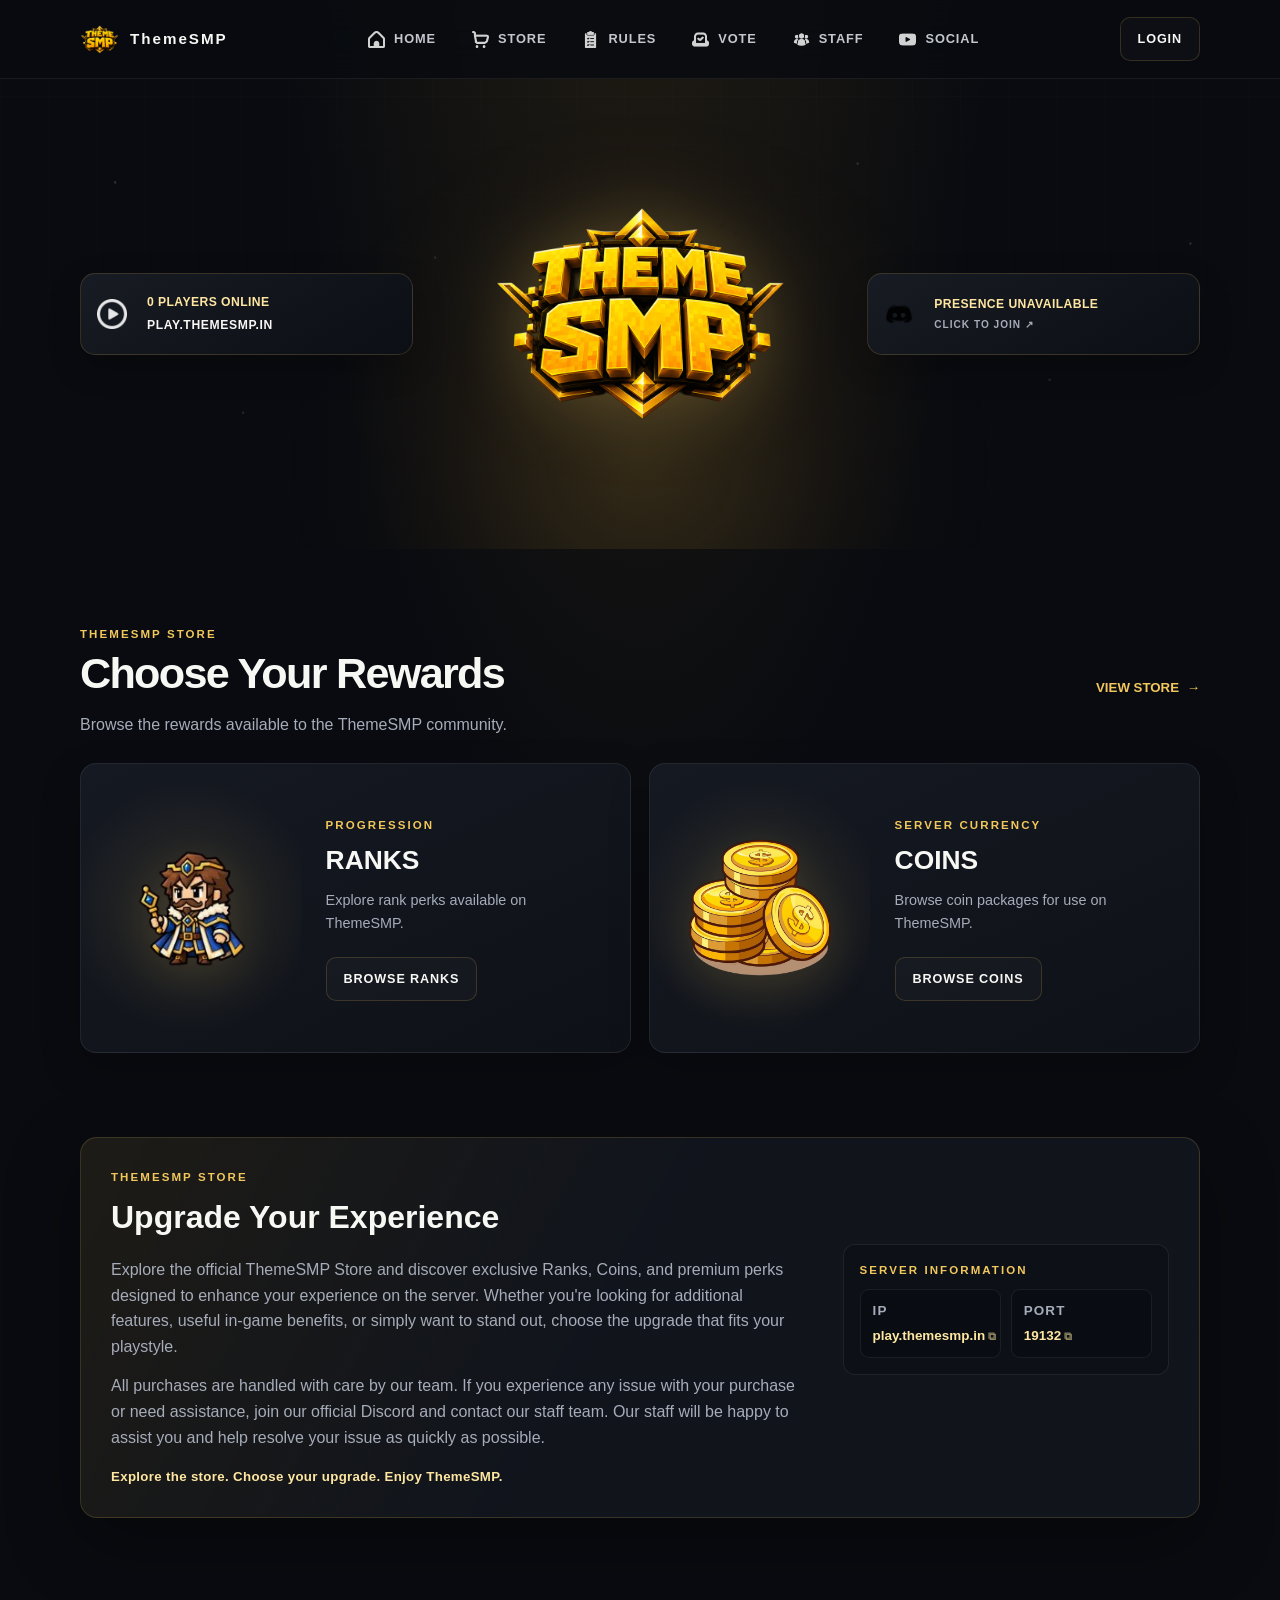
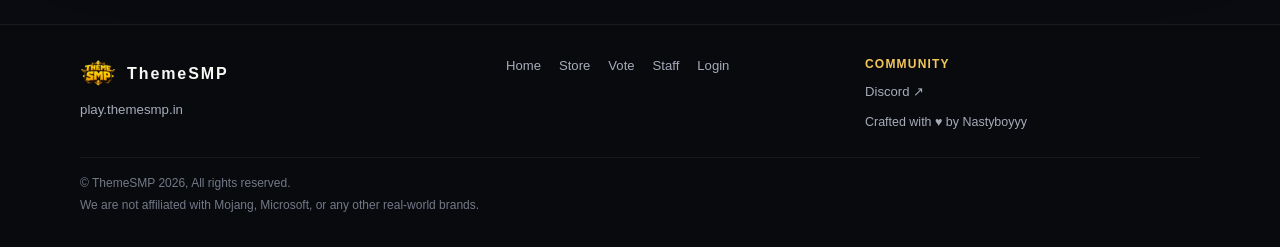
<file: index.html>
<!doctype html>
<html lang="en">
  <head>
    <meta charset="utf-8" />
    <meta name="viewport" content="width=device-width, initial-scale=1" />
    <meta name="theme-color" content="#090b10" />
    <title>THEME SMP | Minecraft Network</title>
    <meta name="description" content="Join ThemeSMP, explore our rewards, and connect with the Minecraft community." />
    <link rel="icon" type="image/png" href="/logo.png" />
    <link rel="stylesheet" href="/styles.css?v=theme-20261007-copy" />
    <script src="/script.js?v=theme-20261007-copy" defer></script>
  </head>
  <body>
    <header class="topbar"><div class="container navbar"></div></header>
    <main>
      <section class="home-hero">
        <div class="hero-glow" aria-hidden="true"></div>
        <div class="hero-stage">
          <button class="hero-info-card server-card" type="button" data-copy-ip>
            <img src="/joystick.png" alt="" />
            <strong class="online-count" data-minecraft-players aria-live="polite">0 PLAYERS ONLINE</strong>
            <strong class="server-address">PLAY.THEMESMP.IN</strong>
          </button>
          <div class="hero-content">
            <img class="hero-logo" src="/logo.png" alt="ThemeSMP" />
          </div>
          <a class="hero-info-card discord-card" href="https://discord.gg/Ka39NRCRGm" target="_blank" rel="noopener noreferrer">
            <img src="/discord.png" alt="" />
            <strong class="discord-live" data-discord-online aria-live="polite">Checking online users…</strong>
            <span class="community-action">CLICK TO JOIN ↗</span>
          </a>
        </div>
      </section>

      <section class="section container store-preview">
        <div class="section-heading">
          <div><span class="eyebrow">ThemeSMP Store</span><h2>Choose your rewards</h2></div>
          <a class="text-link" href="/store">View store <span aria-hidden="true">→</span></a>
        </div>
        <p class="section-intro">Browse the rewards available to the ThemeSMP community.</p>
        <div class="product-grid product-grid-two">
          <article class="product-card product-card-feature">
            <div class="product-art"><img src="/public/assets/ranks.png" alt="ThemeSMP ranks" /></div>
            <div class="product-info"><span class="eyebrow">Progression</span><h3>Ranks</h3><p>Explore rank perks available on ThemeSMP.</p><a class="button button-outline" href="/store/lifesteal/ranks">Browse ranks</a></div>
          </article>
          <article class="product-card product-card-feature">
            <div class="product-art"><img src="/public/assets/coins.png" alt="ThemeSMP coins" /></div>
            <div class="product-info"><span class="eyebrow">Server currency</span><h3>Coins</h3><p>Browse coin packages for use on ThemeSMP.</p><a class="button button-outline" href="/store/lifesteal/coins">Browse coins</a></div>
          </article>
        </div>
      </section>

      <section class="section container support-section">
        <div class="support-panel">
          <div class="store-description">
            <div class="store-copy">
              <span class="eyebrow">THEMESMP STORE</span>
              <h2>Upgrade Your Experience</h2>
              <p>Explore the official ThemeSMP Store and discover exclusive Ranks, Coins, and premium perks designed to enhance your experience on the server. Whether you're looking for additional features, useful in-game benefits, or simply want to stand out, choose the upgrade that fits your playstyle.</p>
              <p>All purchases are handled with care by our team. If you experience any issue with your purchase or need assistance, join our official Discord and contact our staff team. Our staff will be happy to assist you and help resolve your issue as quickly as possible.</p>
            </div>
            <div class="server-information">
              <span class="eyebrow">SERVER INFORMATION</span>
              <div><span>IP</span><button class="ip-copy-button" type="button" data-copy-ip aria-label="Copy server IP play.themesmp.in">play.themesmp.in</button></div>
              <div><span>PORT</span><button class="ip-copy-button" type="button" data-copy-port aria-label="Copy server port 19132">19132</button></div>
            </div>
            <p class="store-signoff">Explore the store. Choose your upgrade. Enjoy ThemeSMP.</p>
          </div>
        </div>
      </section>
    </main>
    <div class="toast" role="status" aria-live="polite" data-toast></div>
    <footer class="footer"><div class="container footer-inner"></div></footer>
  </body>
</html>
</file>
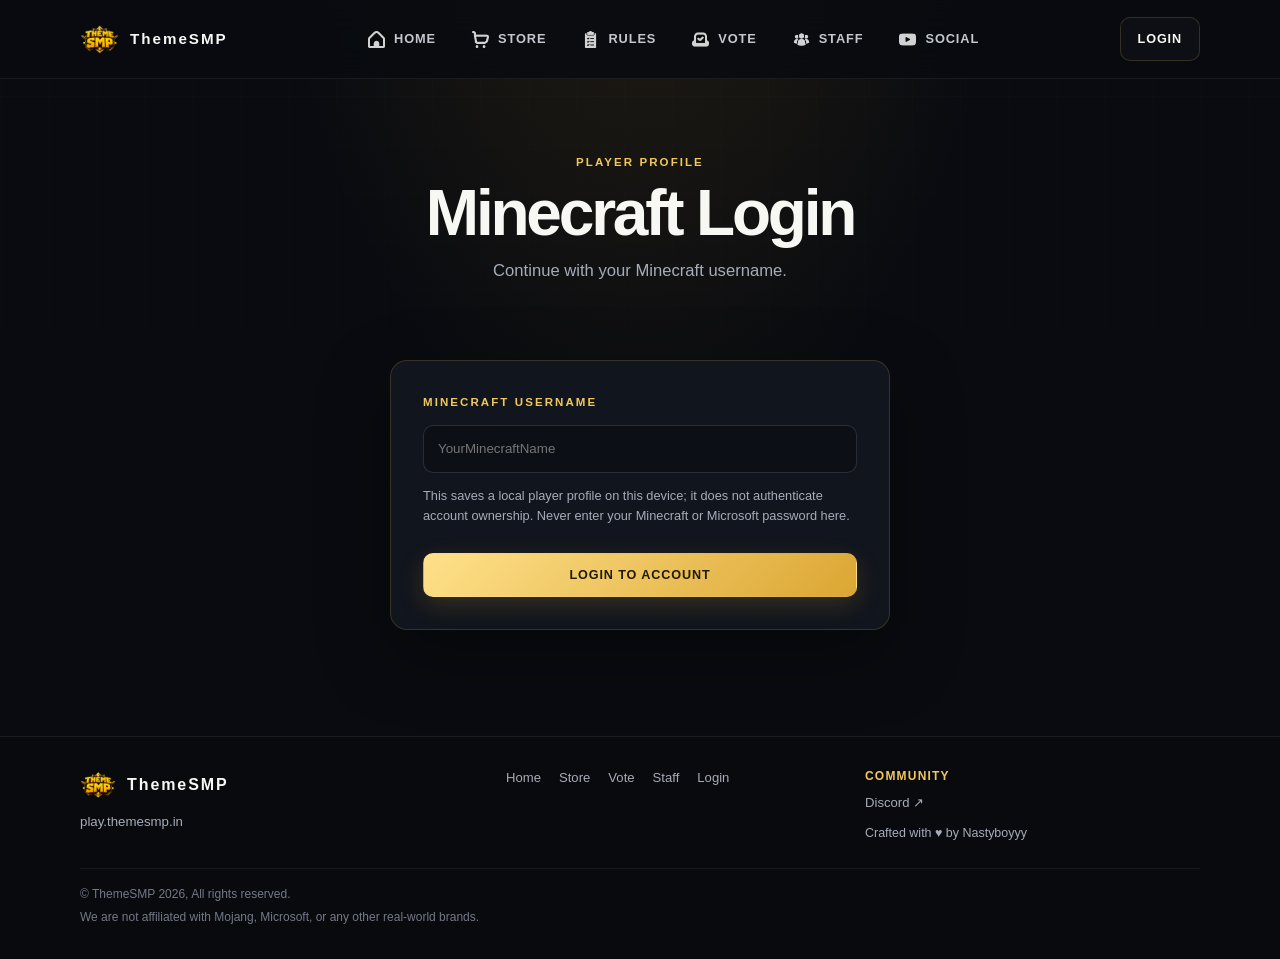
<file: login.html>
<!doctype html>
<html lang="en">
  <head>
    <meta charset="utf-8" />
    <meta name="viewport" content="width=device-width, initial-scale=1" />
    <meta name="theme-color" content="#090b10" />
    <title>Minecraft Player Login | ThemeSMP</title>
    <meta name="description" content="Set up your ThemeSMP player profile with your Minecraft username." />
    <link rel="icon" type="image/png" href="/logo.png" />
    <link rel="stylesheet" href="/styles.css?v=theme-20261007-copy" />
    <script src="/script.js?v=theme-20261007-copy" defer></script>
  </head>
  <body>
    <header class="topbar"><div class="container navbar"></div></header>
    <main>
      <section class="page-heading container">
        <span class="eyebrow">PLAYER PROFILE</span>
        <h1>Minecraft login</h1>
        <p>Continue with your Minecraft username.</p>
      </section>
      <section class="section container">
        <div class="login-panel">
          <form data-login-form>
            <label class="eyebrow" for="username">Minecraft Username</label>
            <input id="username" name="username" type="text" placeholder="YourMinecraftName" minlength="3" maxlength="16" autocomplete="username" required />
            <p class="login-disclaimer">This saves a local player profile on this device; it does not authenticate account ownership. Never enter your Minecraft or Microsoft password here.</p>
            <p class="login-message" data-login-message role="status" aria-live="polite"></p>
            <button class="button button-gold" type="submit">Login to account</button>
          </form>
          <section class="login-profile" data-login-profile hidden aria-live="polite">
            <img class="profile-head" src="/public/assets/staff/Steve.png" alt="" data-profile-head />
            <span class="eyebrow">Player profile</span>
            <h2 data-profile-name></h2>
            <p data-profile-message></p>
            <button class="button button-outline" type="button" data-profile-logout>Logout</button>
          </section>
        </div>
      </section>
    </main>
    <footer class="footer"><div class="container footer-inner"></div></footer>
  </body>
</html>
</file>
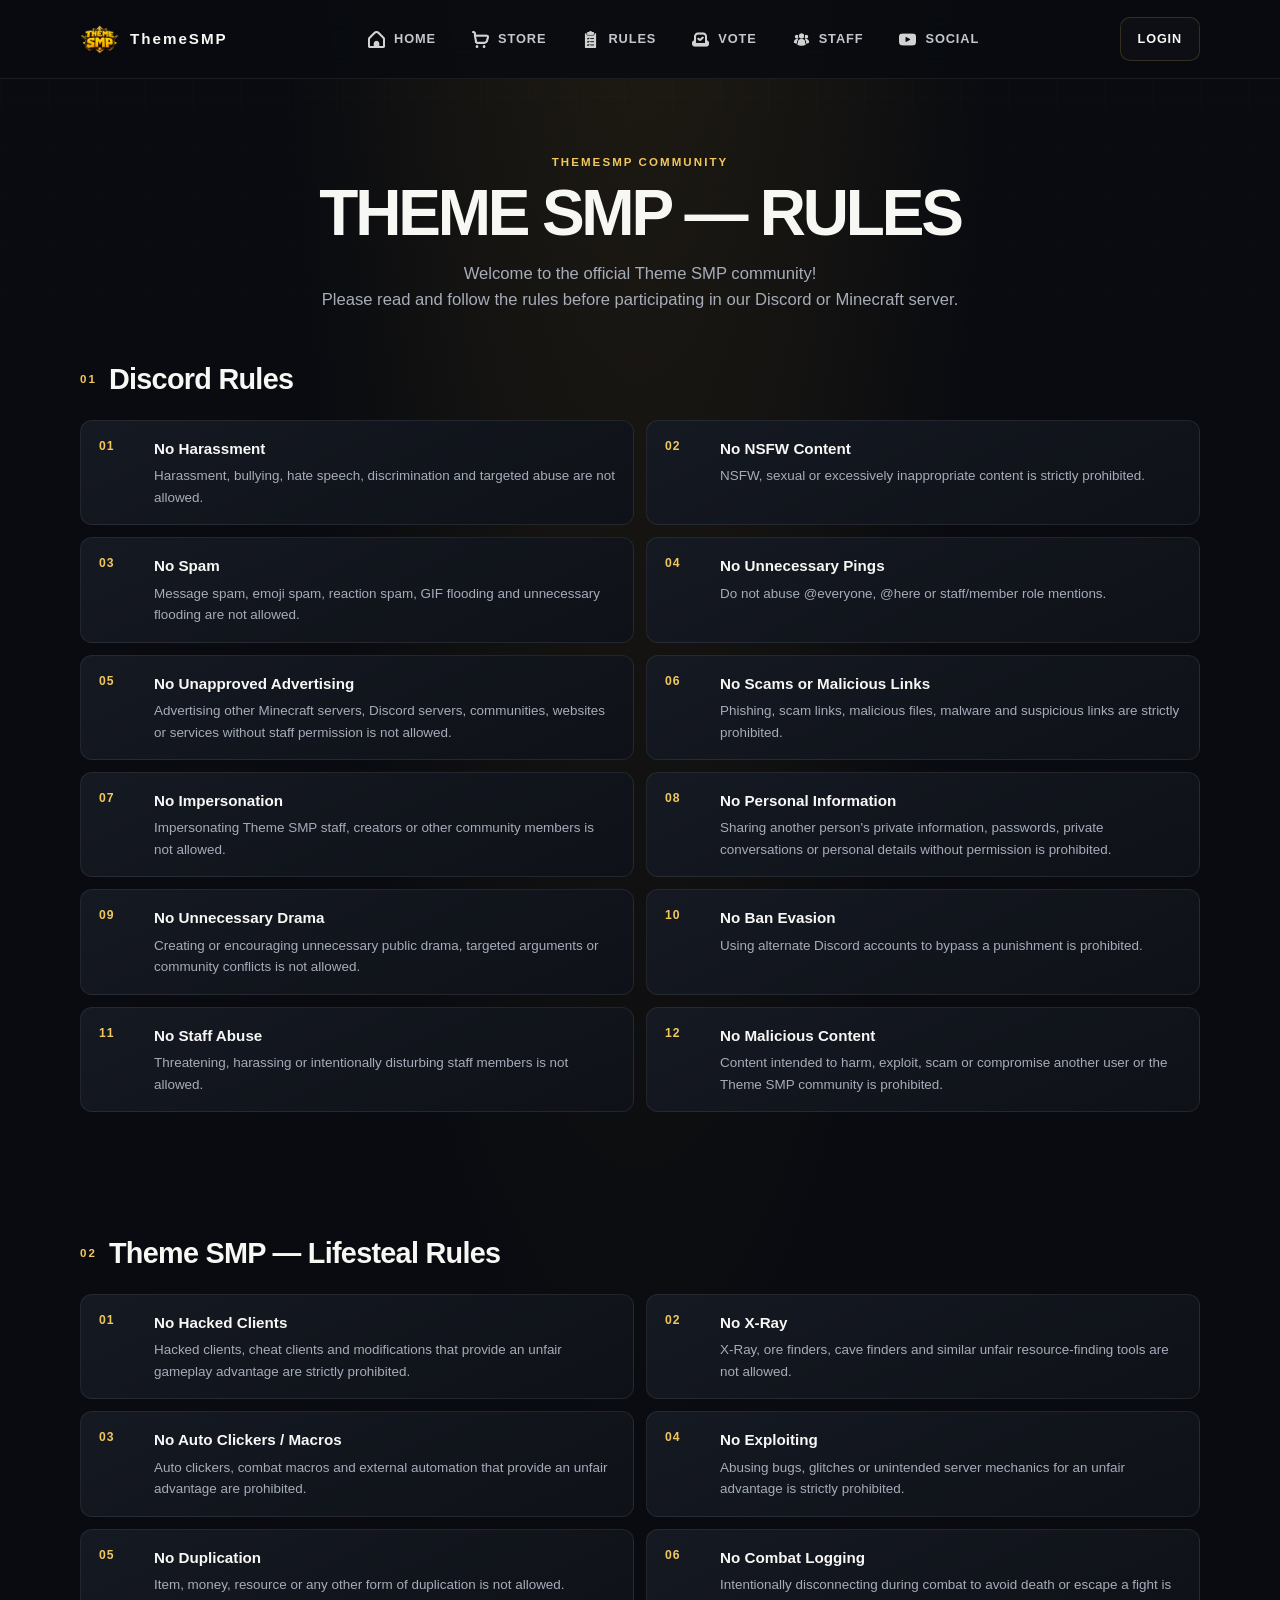
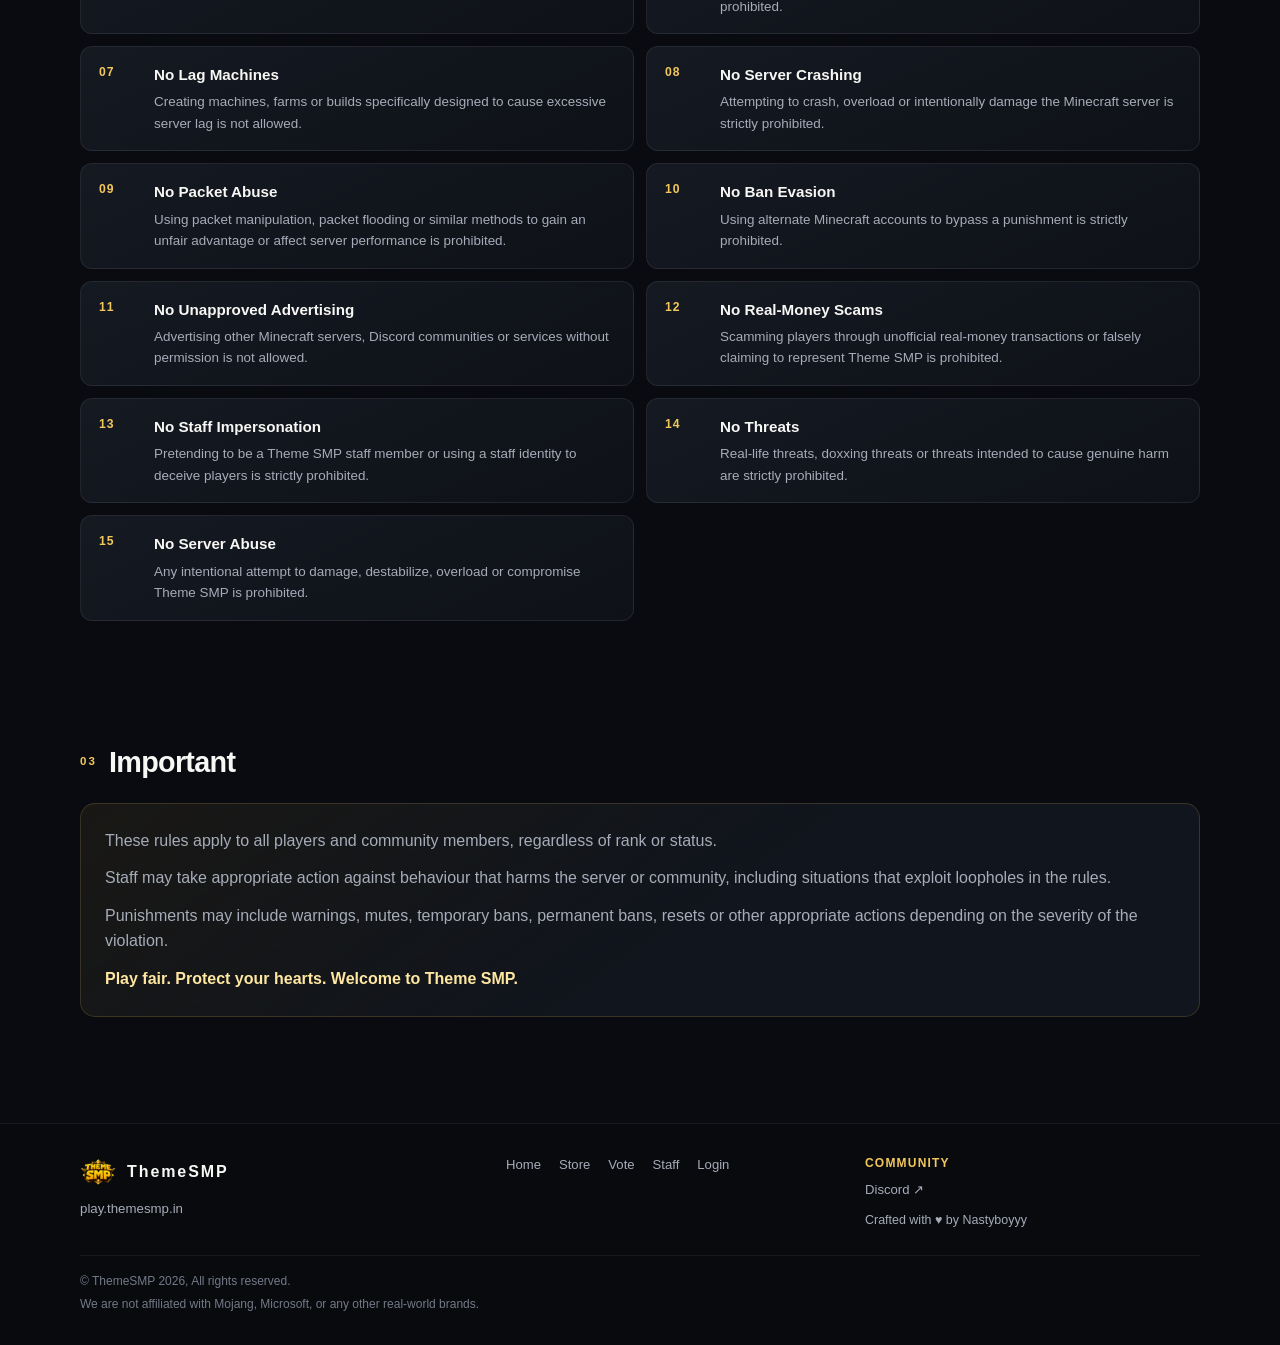
<file: rules.html>
<!doctype html>
<html lang="en">
  <head>
    <meta charset="utf-8" />
    <meta name="viewport" content="width=device-width, initial-scale=1" />
    <meta name="theme-color" content="#090b10" />
    <title>THEME SMP — RULES</title>
    <meta name="description" content="Read the official Theme SMP Discord and Lifesteal rules." />
    <link rel="icon" type="image/png" href="/logo.png" />
    <link rel="stylesheet" href="/styles.css?v=theme-20261007-copy" />
    <script src="/script.js?v=theme-20261007-copy" defer></script>
  </head>
  <body>
    <header class="topbar"><div class="container navbar"></div></header>
    <main>
      <section class="page-heading container rules-heading">
        <span class="eyebrow">THEMESMP COMMUNITY</span>
        <h1>THEME SMP — RULES</h1>
        <p>Welcome to the official Theme SMP community!<br />Please read and follow the rules before participating in our Discord or Minecraft server.</p>
      </section>

      <section class="section container rules-section" aria-labelledby="discord-rules-heading">
        <div class="rules-section-title"><span class="eyebrow">01</span><h2 id="discord-rules-heading">Discord Rules</h2></div>
        <div class="rules-grid">
          <article class="rule-card"><span class="rule-number">01</span><div><h3>No Harassment</h3><p>Harassment, bullying, hate speech, discrimination and targeted abuse are not allowed.</p></div></article>
          <article class="rule-card"><span class="rule-number">02</span><div><h3>No NSFW Content</h3><p>NSFW, sexual or excessively inappropriate content is strictly prohibited.</p></div></article>
          <article class="rule-card"><span class="rule-number">03</span><div><h3>No Spam</h3><p>Message spam, emoji spam, reaction spam, GIF flooding and unnecessary flooding are not allowed.</p></div></article>
          <article class="rule-card"><span class="rule-number">04</span><div><h3>No Unnecessary Pings</h3><p>Do not abuse @everyone, @here or staff/member role mentions.</p></div></article>
          <article class="rule-card"><span class="rule-number">05</span><div><h3>No Unapproved Advertising</h3><p>Advertising other Minecraft servers, Discord servers, communities, websites or services without staff permission is not allowed.</p></div></article>
          <article class="rule-card"><span class="rule-number">06</span><div><h3>No Scams or Malicious Links</h3><p>Phishing, scam links, malicious files, malware and suspicious links are strictly prohibited.</p></div></article>
          <article class="rule-card"><span class="rule-number">07</span><div><h3>No Impersonation</h3><p>Impersonating Theme SMP staff, creators or other community members is not allowed.</p></div></article>
          <article class="rule-card"><span class="rule-number">08</span><div><h3>No Personal Information</h3><p>Sharing another person's private information, passwords, private conversations or personal details without permission is prohibited.</p></div></article>
          <article class="rule-card"><span class="rule-number">09</span><div><h3>No Unnecessary Drama</h3><p>Creating or encouraging unnecessary public drama, targeted arguments or community conflicts is not allowed.</p></div></article>
          <article class="rule-card"><span class="rule-number">10</span><div><h3>No Ban Evasion</h3><p>Using alternate Discord accounts to bypass a punishment is prohibited.</p></div></article>
          <article class="rule-card"><span class="rule-number">11</span><div><h3>No Staff Abuse</h3><p>Threatening, harassing or intentionally disturbing staff members is not allowed.</p></div></article>
          <article class="rule-card"><span class="rule-number">12</span><div><h3>No Malicious Content</h3><p>Content intended to harm, exploit, scam or compromise another user or the Theme SMP community is prohibited.</p></div></article>
        </div>
      </section>

      <section class="section container rules-section" aria-labelledby="lifesteal-rules-heading">
        <div class="rules-section-title"><span class="eyebrow">02</span><h2 id="lifesteal-rules-heading">Theme SMP — Lifesteal Rules</h2></div>
        <div class="rules-grid">
          <article class="rule-card"><span class="rule-number">01</span><div><h3>No Hacked Clients</h3><p>Hacked clients, cheat clients and modifications that provide an unfair gameplay advantage are strictly prohibited.</p></div></article>
          <article class="rule-card"><span class="rule-number">02</span><div><h3>No X-Ray</h3><p>X-Ray, ore finders, cave finders and similar unfair resource-finding tools are not allowed.</p></div></article>
          <article class="rule-card"><span class="rule-number">03</span><div><h3>No Auto Clickers / Macros</h3><p>Auto clickers, combat macros and external automation that provide an unfair advantage are prohibited.</p></div></article>
          <article class="rule-card"><span class="rule-number">04</span><div><h3>No Exploiting</h3><p>Abusing bugs, glitches or unintended server mechanics for an unfair advantage is strictly prohibited.</p></div></article>
          <article class="rule-card"><span class="rule-number">05</span><div><h3>No Duplication</h3><p>Item, money, resource or any other form of duplication is not allowed.</p></div></article>
          <article class="rule-card"><span class="rule-number">06</span><div><h3>No Combat Logging</h3><p>Intentionally disconnecting during combat to avoid death or escape a fight is prohibited.</p></div></article>
          <article class="rule-card"><span class="rule-number">07</span><div><h3>No Lag Machines</h3><p>Creating machines, farms or builds specifically designed to cause excessive server lag is not allowed.</p></div></article>
          <article class="rule-card"><span class="rule-number">08</span><div><h3>No Server Crashing</h3><p>Attempting to crash, overload or intentionally damage the Minecraft server is strictly prohibited.</p></div></article>
          <article class="rule-card"><span class="rule-number">09</span><div><h3>No Packet Abuse</h3><p>Using packet manipulation, packet flooding or similar methods to gain an unfair advantage or affect server performance is prohibited.</p></div></article>
          <article class="rule-card"><span class="rule-number">10</span><div><h3>No Ban Evasion</h3><p>Using alternate Minecraft accounts to bypass a punishment is strictly prohibited.</p></div></article>
          <article class="rule-card"><span class="rule-number">11</span><div><h3>No Unapproved Advertising</h3><p>Advertising other Minecraft servers, Discord communities or services without permission is not allowed.</p></div></article>
          <article class="rule-card"><span class="rule-number">12</span><div><h3>No Real-Money Scams</h3><p>Scamming players through unofficial real-money transactions or falsely claiming to represent Theme SMP is prohibited.</p></div></article>
          <article class="rule-card"><span class="rule-number">13</span><div><h3>No Staff Impersonation</h3><p>Pretending to be a Theme SMP staff member or using a staff identity to deceive players is strictly prohibited.</p></div></article>
          <article class="rule-card"><span class="rule-number">14</span><div><h3>No Threats</h3><p>Real-life threats, doxxing threats or threats intended to cause genuine harm are strictly prohibited.</p></div></article>
          <article class="rule-card"><span class="rule-number">15</span><div><h3>No Server Abuse</h3><p>Any intentional attempt to damage, destabilize, overload or compromise Theme SMP is prohibited.</p></div></article>
        </div>
      </section>

      <section class="section container rules-section" aria-labelledby="important-rules-heading">
        <div class="rules-section-title"><span class="eyebrow">03</span><h2 id="important-rules-heading">Important</h2></div>
        <div class="important-card">
          <p>These rules apply to all players and community members, regardless of rank or status.</p>
          <p>Staff may take appropriate action against behaviour that harms the server or community, including situations that exploit loopholes in the rules.</p>
          <p>Punishments may include warnings, mutes, temporary bans, permanent bans, resets or other appropriate actions depending on the severity of the violation.</p>
          <p class="rules-signoff">Play fair. Protect your hearts. Welcome to Theme SMP.</p>
        </div>
      </section>
    </main>
    <footer class="footer"><div class="container footer-inner"></div></footer>
  </body>
</html>
</file>
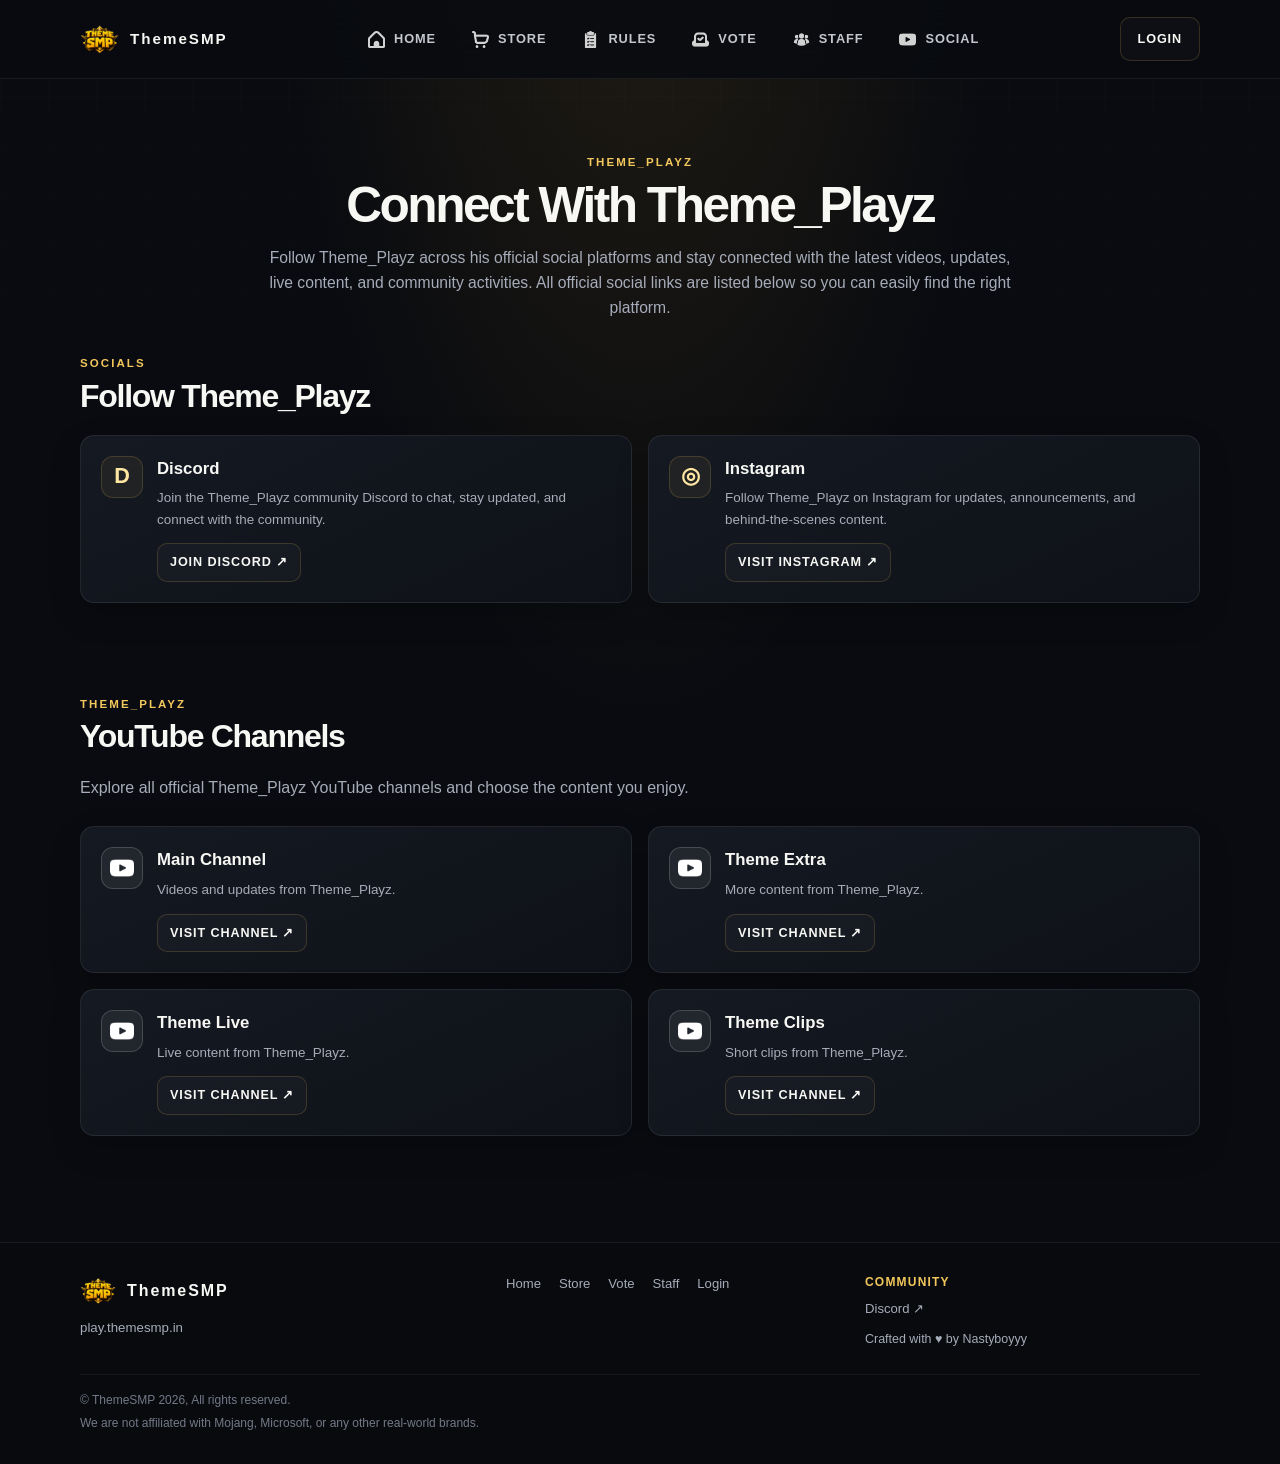
<file: social.html>
<!doctype html>
<html lang="en">
  <head>
    <meta charset="utf-8" />
    <meta name="viewport" content="width=device-width, initial-scale=1" />
    <meta name="theme-color" content="#090b10" />
    <title>Social | Theme_Playz</title>
    <meta name="description" content="Connect with Theme_Playz across his official social platforms." />
    <link rel="icon" type="image/png" href="/logo.png" />
    <link rel="stylesheet" href="/styles.css?v=theme-20261007-copy" />
    <script src="/script.js?v=theme-20261007-copy" defer></script>
  </head>
  <body>
    <header class="topbar"><div class="container navbar"></div></header>
    <main class="social-page">
      <section class="page-heading container social-heading">
        <span class="eyebrow">THEME_PLAYZ</span>
        <h1>Connect With Theme_Playz</h1>
        <p>Follow Theme_Playz across his official social platforms and stay connected with the latest videos, updates, live content, and community activities. All official social links are listed below so you can easily find the right platform.</p>
      </section>

      <section class="section container social-section" aria-labelledby="social-links-heading">
        <div class="section-heading"><div><span class="eyebrow">SOCIALS</span><h2 id="social-links-heading">Follow Theme_Playz</h2></div></div>
        <div class="social-grid social-grid-two">
          <article class="social-card">
            <div class="social-card-icon social-discord-icon" aria-hidden="true">D</div>
            <div class="social-card-content">
              <h3>Discord</h3>
              <p>Join the Theme_Playz community Discord to chat, stay updated, and connect with the community.</p>
              <a class="button button-outline button-small" href="https://discord.gg/GxBQR9PCZJ" target="_blank" rel="noopener noreferrer">Join Discord ↗</a>
            </div>
          </article>
          <article class="social-card">
            <div class="social-card-icon social-instagram-icon" aria-hidden="true">◎</div>
            <div class="social-card-content">
              <h3>Instagram</h3>
              <p>Follow Theme_Playz on Instagram for updates, announcements, and behind-the-scenes content.</p>
              <a class="button button-outline button-small" href="https://www.instagram.com/themeplayz?igsh=MXVjOHdyenpnZHhjYg==" target="_blank" rel="noopener noreferrer">Visit Instagram ↗</a>
            </div>
          </article>
        </div>
      </section>

      <section class="section container social-section youtube-section" aria-labelledby="youtube-heading">
        <div class="section-heading">
          <div><span class="eyebrow">THEME_PLAYZ</span><h2 id="youtube-heading">YouTube Channels</h2></div>
        </div>
        <p class="section-intro">Explore all official Theme_Playz YouTube channels and choose the content you enjoy.</p>
        <div class="social-grid youtube-grid">
          <article class="social-card youtube-card">
            <img class="social-card-image" src="/youtube.png" alt="" />
            <div class="social-card-content"><h3>Main Channel</h3><p>Videos and updates from Theme_Playz.</p><a class="button button-outline button-small" href="https://youtube.com/@ThemePlayzOG" target="_blank" rel="noopener noreferrer">Visit channel ↗</a></div>
          </article>
          <article class="social-card youtube-card">
            <img class="social-card-image" src="/youtube.png" alt="" />
            <div class="social-card-content"><h3>Theme Extra</h3><p>More content from Theme_Playz.</p><a class="button button-outline button-small" href="https://youtube.com/@ThemeExtra" target="_blank" rel="noopener noreferrer">Visit channel ↗</a></div>
          </article>
          <article class="social-card youtube-card">
            <img class="social-card-image" src="/youtube.png" alt="" />
            <div class="social-card-content"><h3>Theme Live</h3><p>Live content from Theme_Playz.</p><a class="button button-outline button-small" href="https://youtube.com/@Theme-Live" target="_blank" rel="noopener noreferrer">Visit channel ↗</a></div>
          </article>
          <article class="social-card youtube-card">
            <img class="social-card-image" src="/youtube.png" alt="" />
            <div class="social-card-content"><h3>Theme Clips</h3><p>Short clips from Theme_Playz.</p><a class="button button-outline button-small" href="https://youtube.com/@ThemeClipZ" target="_blank" rel="noopener noreferrer">Visit channel ↗</a></div>
          </article>
        </div>
      </section>
    </main>
    <footer class="footer"><div class="container footer-inner"></div></footer>
  </body>
</html>
</file>
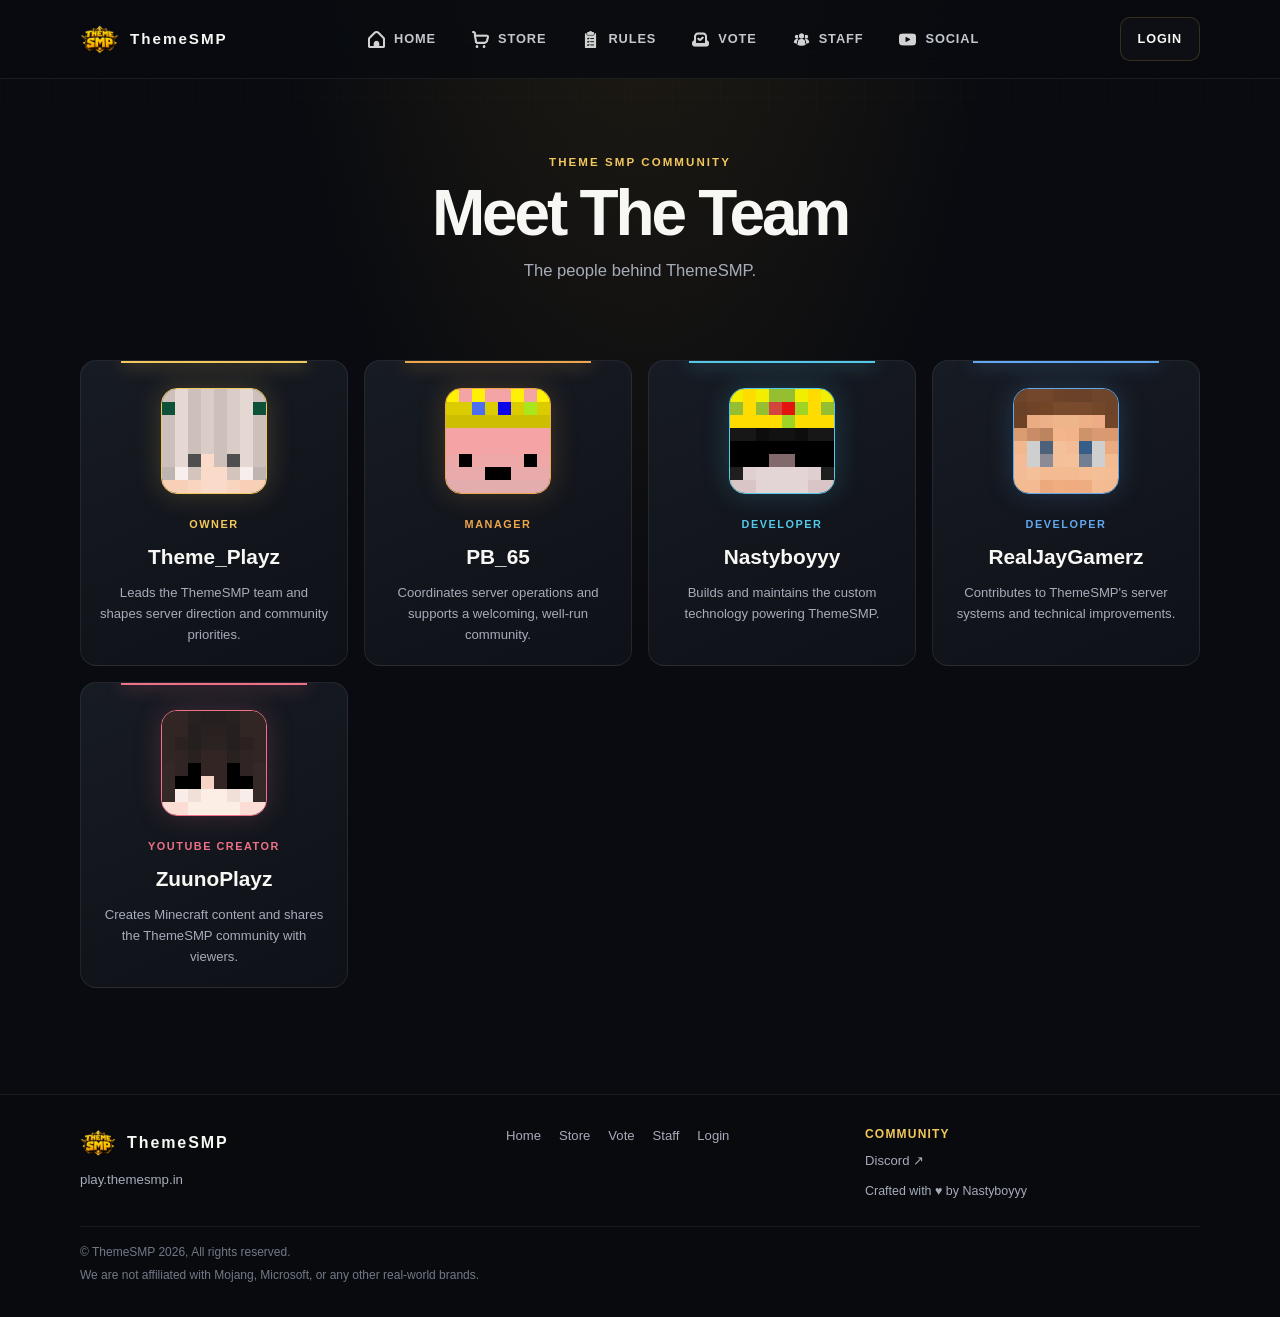
<file: staff.html>
<!doctype html>
<html lang="en">
  <head>
    <meta charset="utf-8" />
    <meta name="viewport" content="width=device-width, initial-scale=1" />
    <title>Staff | ThemeSMP</title>
    <meta name="description" content="Meet the people behind THEME SMP." />
    <link rel="icon" type="image/png" href="/logo.png" />
    <link rel="stylesheet" href="/styles.css?v=theme-20261007-copy" />
    <script src="/script.js?v=theme-20261007-copy" defer></script>
  </head>
  <body>
    <header class="topbar"><div class="container navbar"></div></header>
    <main>
      <section class="page-heading container"><span class="eyebrow">THEME SMP COMMUNITY</span><h1>Meet the team</h1><p>The people behind ThemeSMP.</p></section>
      <section class="section container"><div class="staff-grid" data-staff-list aria-live="polite"></div></section>
    </main>
    <footer class="footer"><div class="container footer-inner"></div></footer>
  </body>
</html>
</file>
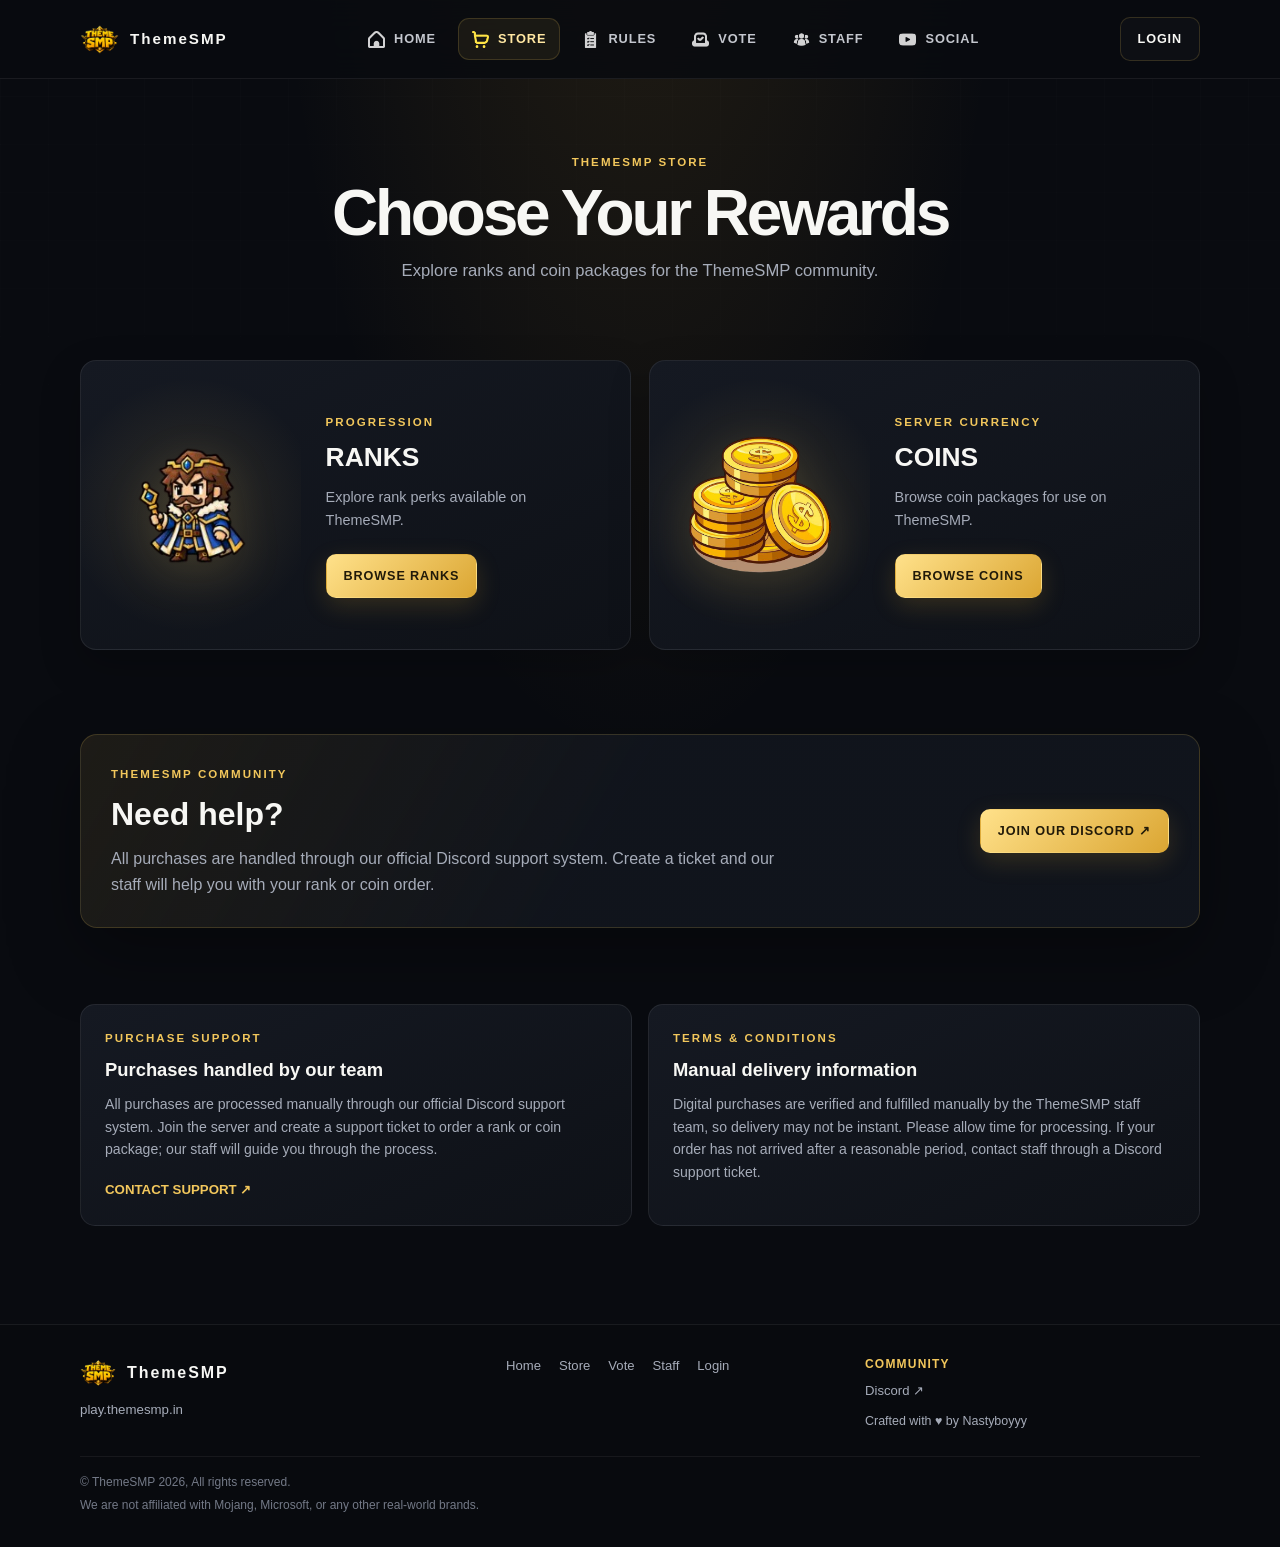
<file: store.html>
<!doctype html>
<html lang="en">
  <head>
    <meta charset="utf-8" />
    <meta name="viewport" content="width=device-width, initial-scale=1" />
    <meta name="theme-color" content="#090b10" />
    <title>Store | ThemeSMP</title>
    <meta name="description" content="Browse ranks and coin packages in the ThemeSMP store." />
    <link rel="icon" type="image/png" href="/logo.png" />
    <link rel="stylesheet" href="/styles.css?v=theme-20261007-copy" />
    <script src="/script.js?v=theme-20261007-copy" defer></script>
  </head>
  <body>
    <header class="topbar"><div class="container navbar"></div></header>
    <main>
      <section class="page-heading container">
        <span class="eyebrow">ThemeSMP Store</span>
        <h1>Choose your rewards</h1>
        <p>Explore ranks and coin packages for the ThemeSMP community.</p>
      </section>
      <section class="section container">
        <div class="product-grid product-grid-two">
          <article class="product-card product-card-feature">
            <div class="product-art"><img src="/public/assets/ranks.png" alt="ThemeSMP ranks" /></div>
            <div class="product-info">
              <span class="eyebrow">Progression</span>
              <h2>Ranks</h2>
              <p>Explore rank perks available on ThemeSMP.</p>
              <a class="button button-gold" href="/store/lifesteal/ranks">Browse ranks</a>
            </div>
          </article>
          <article class="product-card product-card-feature">
            <div class="product-art"><img src="/public/assets/coins.png" alt="ThemeSMP coins" /></div>
            <div class="product-info">
              <span class="eyebrow">Server currency</span>
              <h2>Coins</h2>
              <p>Browse coin packages for use on ThemeSMP.</p>
              <a class="button button-gold" href="/store/lifesteal/coins">Browse coins</a>
            </div>
          </article>
        </div>
      </section>
      <section class="section container support-section">
        <div class="support-panel">
          <div>
            <span class="eyebrow">ThemeSMP community</span>
            <h2>Need help?</h2>
            <p>All purchases are handled through our official Discord support system. Create a ticket and our staff will help you with your rank or coin order.</p>
          </div>
          <a class="button button-gold" href="https://discord.gg/Ka39NRCRGm" target="_blank" rel="noopener noreferrer">Join our Discord ↗</a>
        </div>
      </section>
      <section class="container store-information" data-store-information></section>
    </main>
    <footer class="footer"><div class="container footer-inner"></div></footer>
  </body>
</html>
</file>
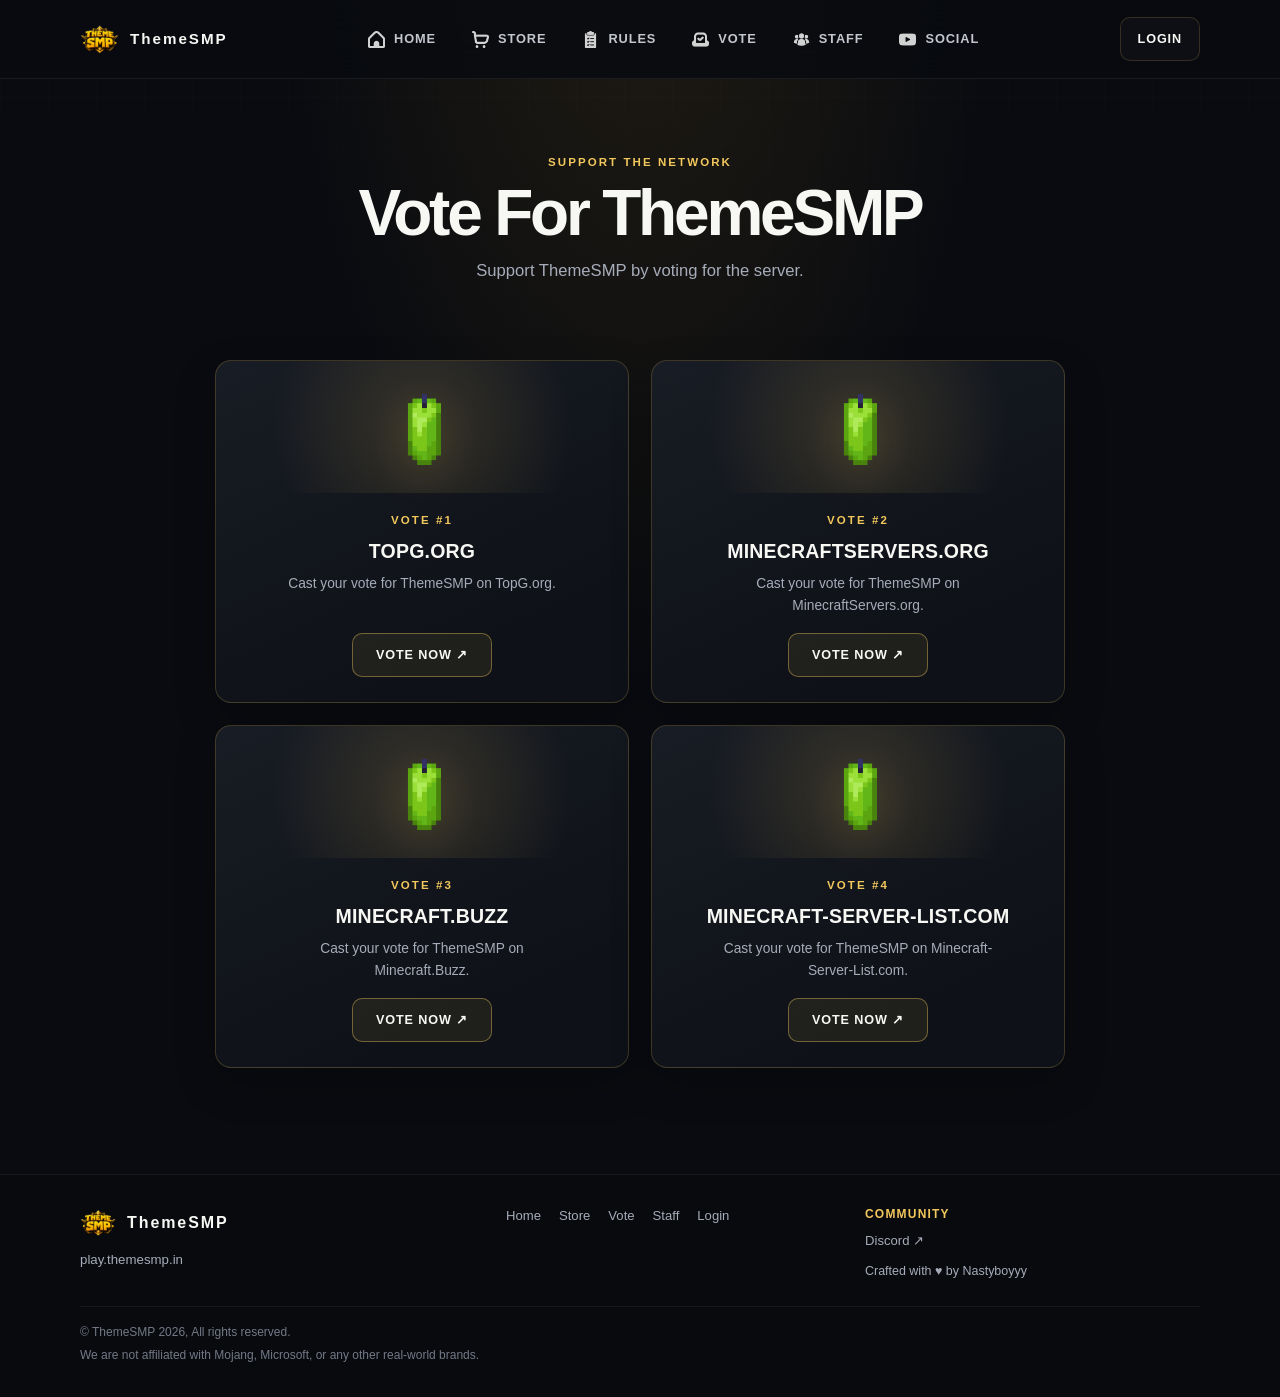
<file: vote.html>
<!doctype html>
<html lang="en">
  <head>
    <meta charset="utf-8" />
    <meta name="viewport" content="width=device-width, initial-scale=1" />
    <meta name="theme-color" content="#090b10" />
    <title>Vote for ThemeSMP</title>
    <meta name="description" content="Support ThemeSMP by voting for the server." />
    <link rel="icon" type="image/png" href="/logo.png" />
    <link rel="stylesheet" href="/styles.css?v=theme-20261007-copy" />
    <script src="/script.js?v=theme-20261007-copy" defer></script>
  </head>
  <body>
    <header class="topbar"><div class="container navbar"></div></header>
    <main>
      <section class="page-heading container">
        <span class="eyebrow">SUPPORT THE NETWORK</span>
        <h1>Vote for ThemeSMP</h1>
        <p>Support ThemeSMP by voting for the server.</p>
      </section>
      <section class="section container">
        <div class="product-grid vote-grid" data-vote-list aria-live="polite"></div>
      </section>
    </main>
    <footer class="footer"><div class="container footer-inner"></div></footer>
  </body>
</html>
</file>
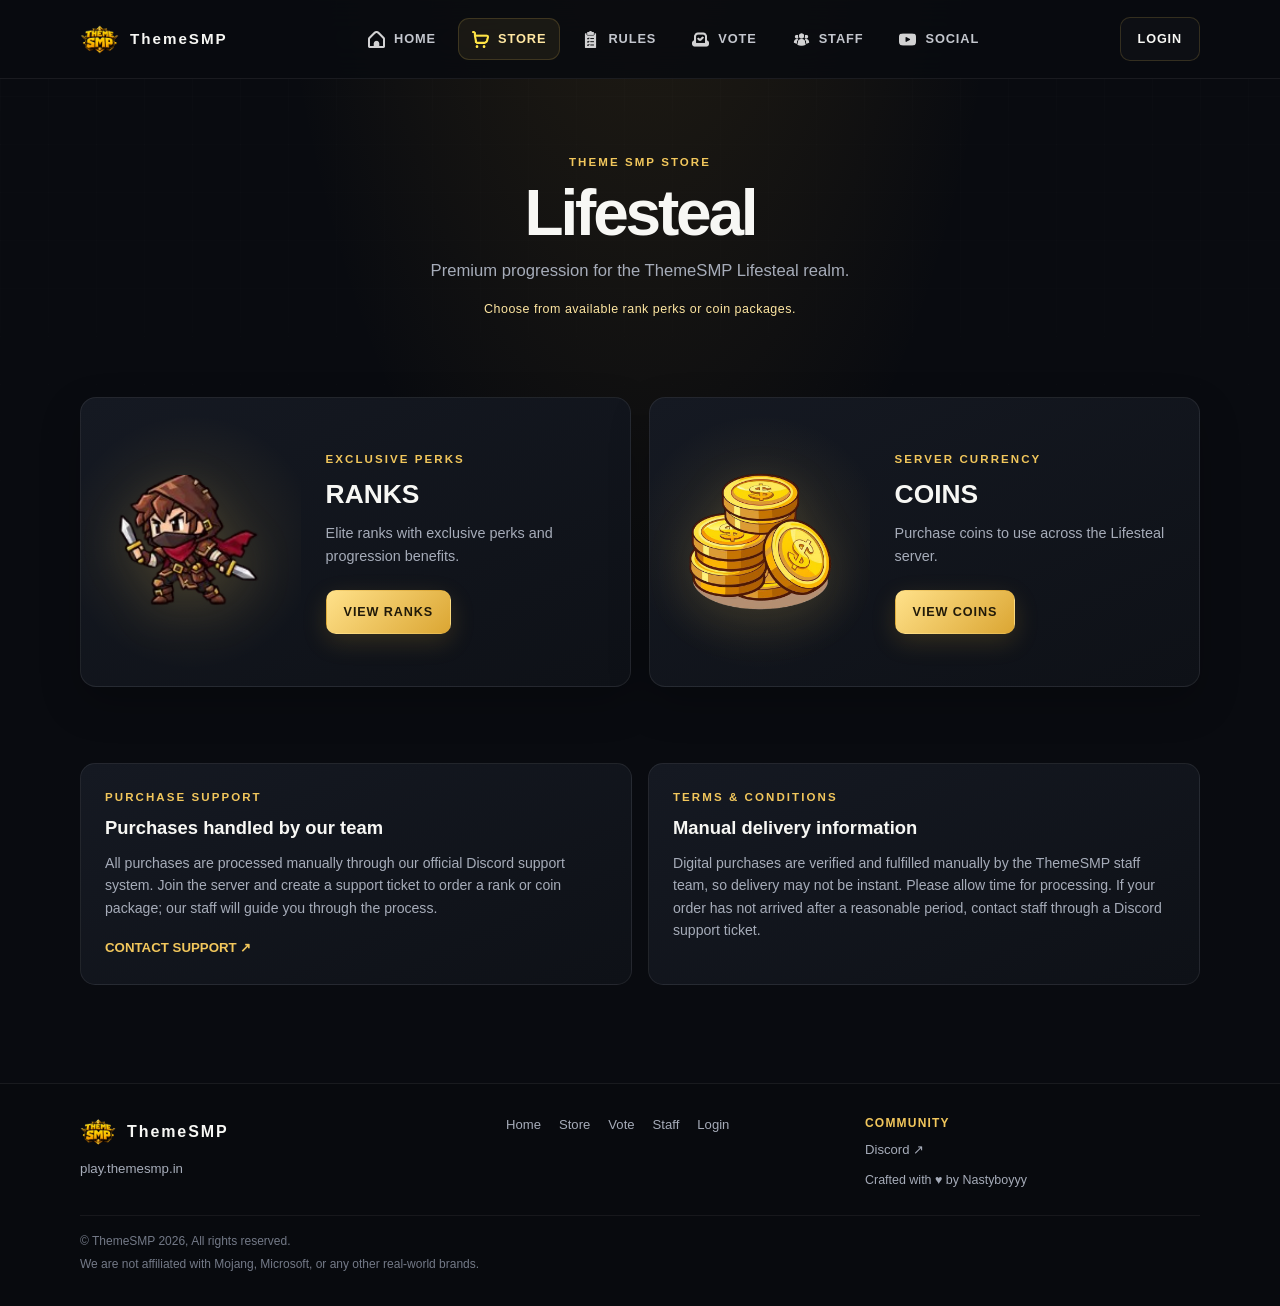
<file: store/lifesteal.html>
<!doctype html>
<html lang="en">
  <head>
    <meta charset="utf-8" />
    <meta name="viewport" content="width=device-width, initial-scale=1" />
    <title>Lifesteal | THEME SMP</title>
    <link rel="icon" type="image/png" href="/logo.png" />
    <link rel="stylesheet" href="/styles.css?v=theme-20261007-copy" />
    <script src="/script.js?v=theme-20261007-copy" defer></script>
  </head>
  <body>
    <header class="topbar"><div class="container navbar"></div></header>
    <main>
      <section class="page-heading container">
        <span class="eyebrow">THEME SMP STORE</span><h1>Lifesteal</h1>
        <p>Premium progression for the ThemeSMP Lifesteal realm.</p><span class="realm-note">Choose from available rank perks or coin packages.</span>
      </section>
      <section class="section container">
        <div class="product-grid product-grid-two">
          <article class="product-card product-card-feature"><div class="product-art"><img src="/public/assets/ranks/frost.png" alt="Frost rank preview" /></div><div class="product-info"><span class="eyebrow">Exclusive perks</span><h2>Ranks</h2><p>Elite ranks with exclusive perks and progression benefits.</p><a class="button button-gold" href="/store/lifesteal/ranks">View ranks</a></div></article>
          <article class="product-card product-card-feature"><div class="product-art"><img src="/public/assets/coins.png" alt="Coins" /></div><div class="product-info"><span class="eyebrow">Server currency</span><h2>Coins</h2><p>Purchase coins to use across the Lifesteal server.</p><a class="button button-gold" href="/store/lifesteal/coins">View coins</a></div></article>
        </div>
      </section>
      <section class="container store-information" data-store-information></section>
    </main>
    <footer class="footer"><div class="container footer-inner"></div></footer>
  </body>
</html>
</file>
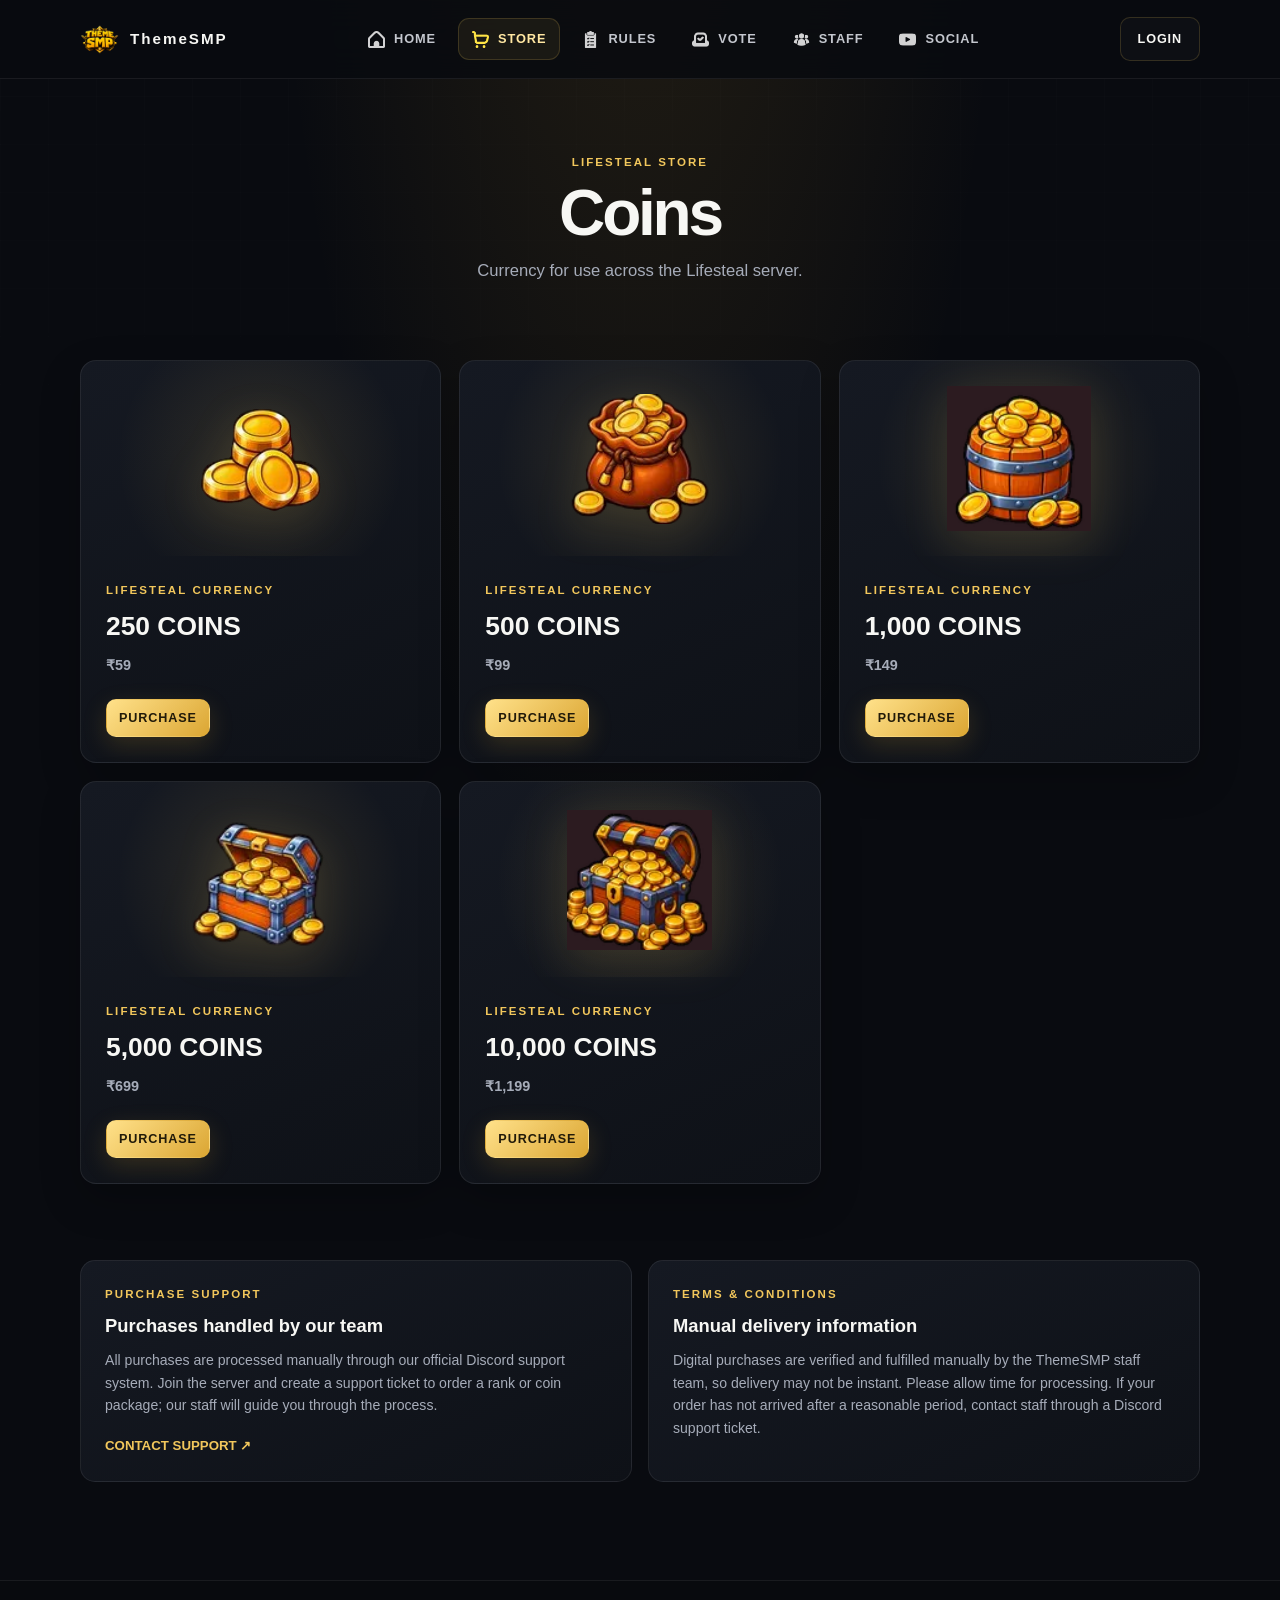
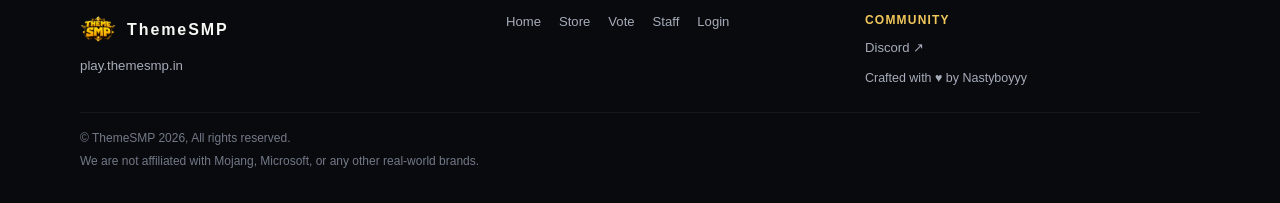
<file: store/lifesteal/coins.html>
<!doctype html>
<html lang="en">
  <head>
    <meta charset="utf-8" />
    <meta name="viewport" content="width=device-width, initial-scale=1" />
    <title>Lifesteal Coins | THEME SMP</title>
    <link rel="icon" type="image/png" href="/logo.png" />
    <link rel="stylesheet" href="/styles.css?v=theme-20261007-copy" />
    <script src="/script.js?v=theme-20261007-copy" defer></script>
  </head>
  <body>
    <header class="topbar"><div class="container navbar"></div></header>
    <main>
      <section class="page-heading container"><span class="eyebrow">LIFESTEAL STORE</span><h1>Coins</h1><p>Currency for use across the Lifesteal server.</p></section>
      <section class="section container"><div class="product-grid" data-coin-list aria-live="polite"></div></section>
      <section class="container store-information" data-store-information></section>
    </main>
    <footer class="footer"><div class="container footer-inner"></div></footer>
  </body>
</html>
</file>
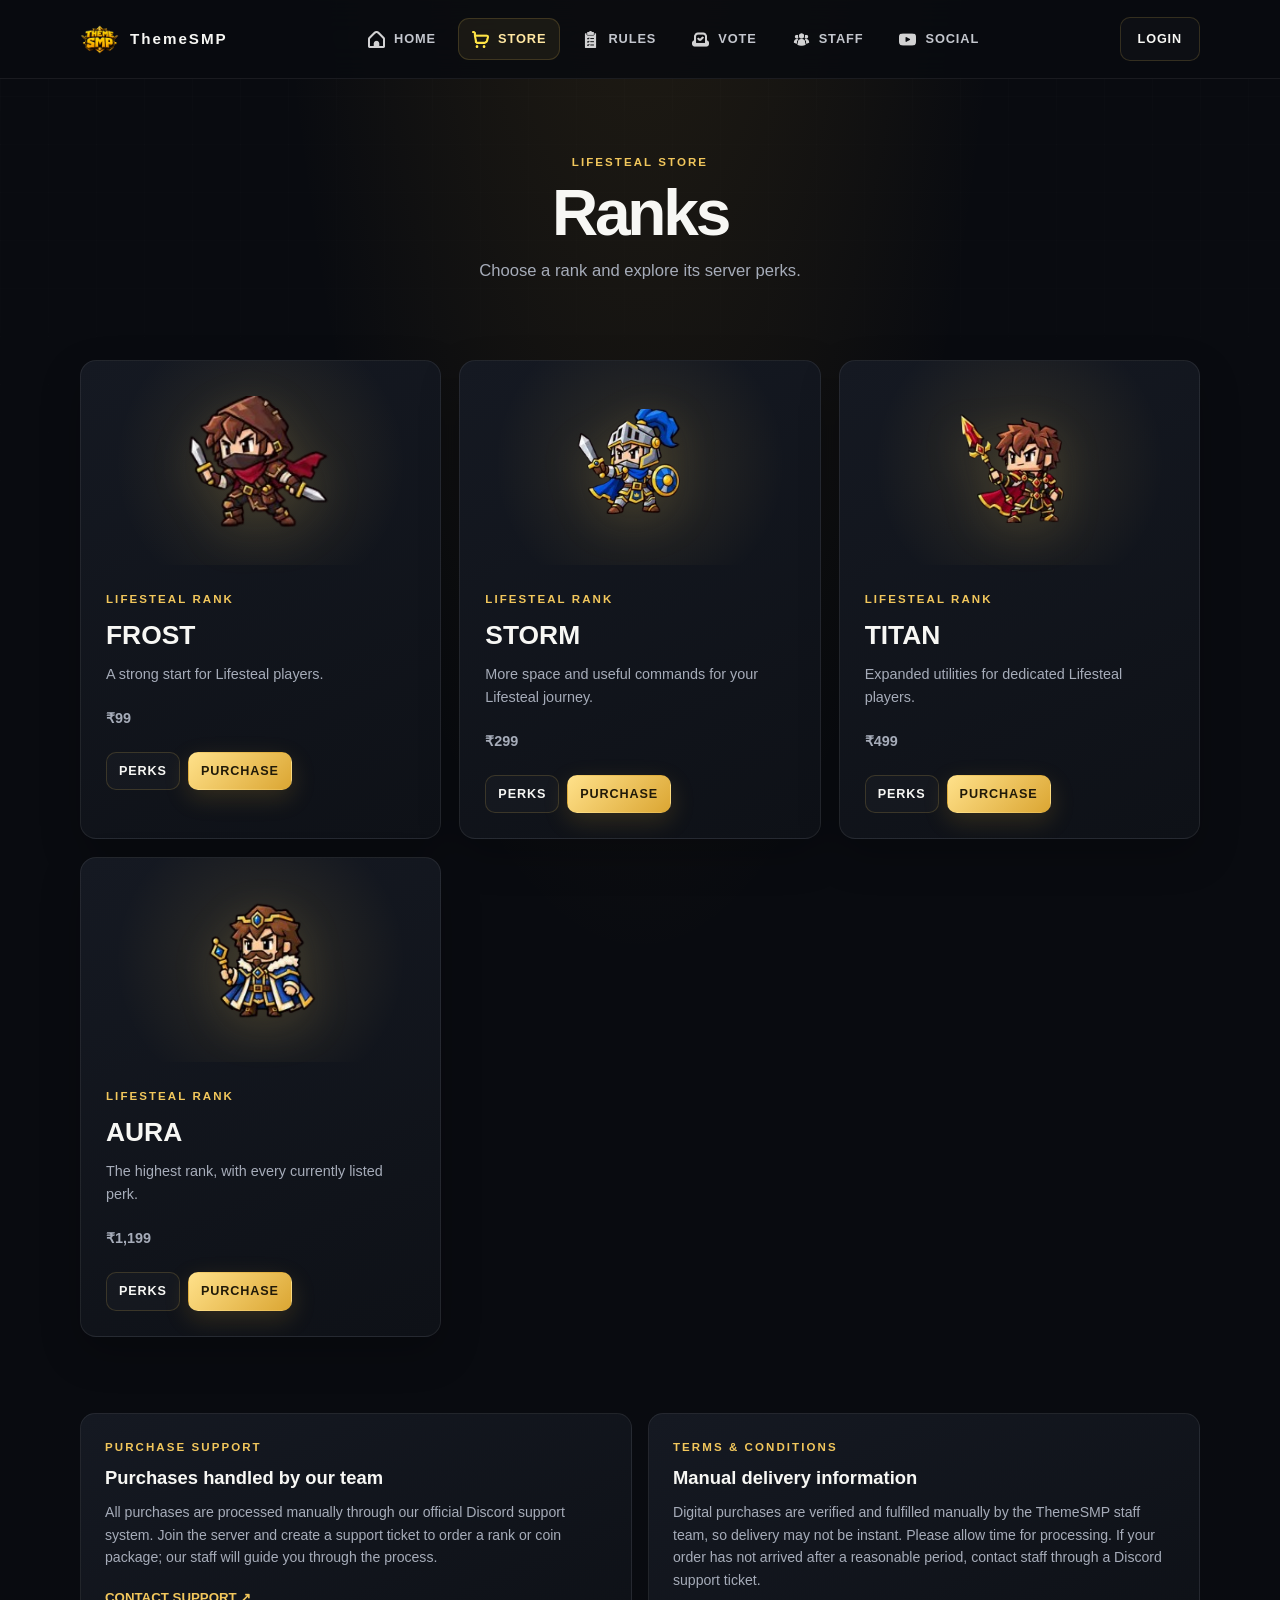
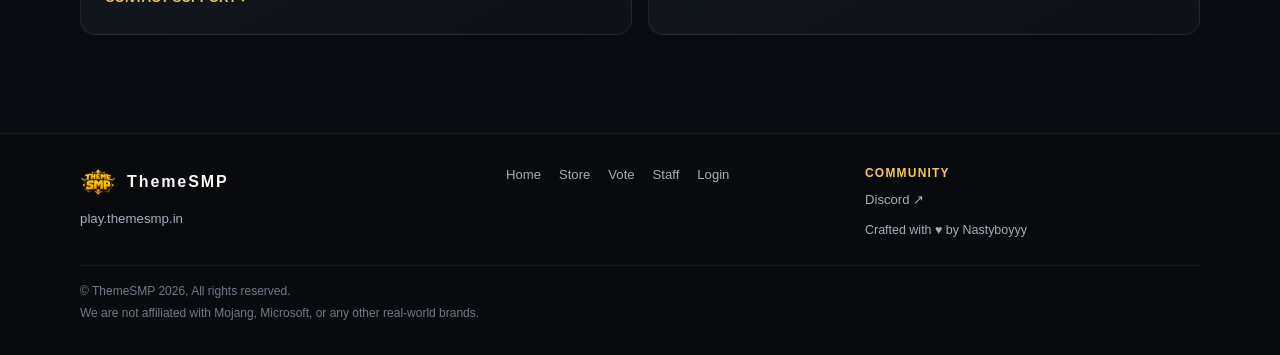
<file: store/lifesteal/ranks.html>
<!doctype html>
<html lang="en">
  <head>
    <meta charset="utf-8" />
    <meta name="viewport" content="width=device-width, initial-scale=1" />
    <title>Lifesteal Ranks | THEME SMP</title>
    <link rel="icon" type="image/png" href="/logo.png" />
    <link rel="stylesheet" href="/styles.css?v=theme-20261007-copy" />
    <script src="/script.js?v=theme-20261007-copy" defer></script>
  </head>
  <body>
    <header class="topbar"><div class="container navbar"></div></header>
    <main>
      <section class="page-heading container"><span class="eyebrow">LIFESTEAL STORE</span><h1>Ranks</h1><p>Choose a rank and explore its server perks.</p></section>
      <section class="section container"><div class="product-grid" data-rank-list aria-live="polite"></div></section>
      <section class="container store-information" data-store-information></section>
    </main>
    <footer class="footer"><div class="container footer-inner"></div></footer>
  </body>
</html>
</file>
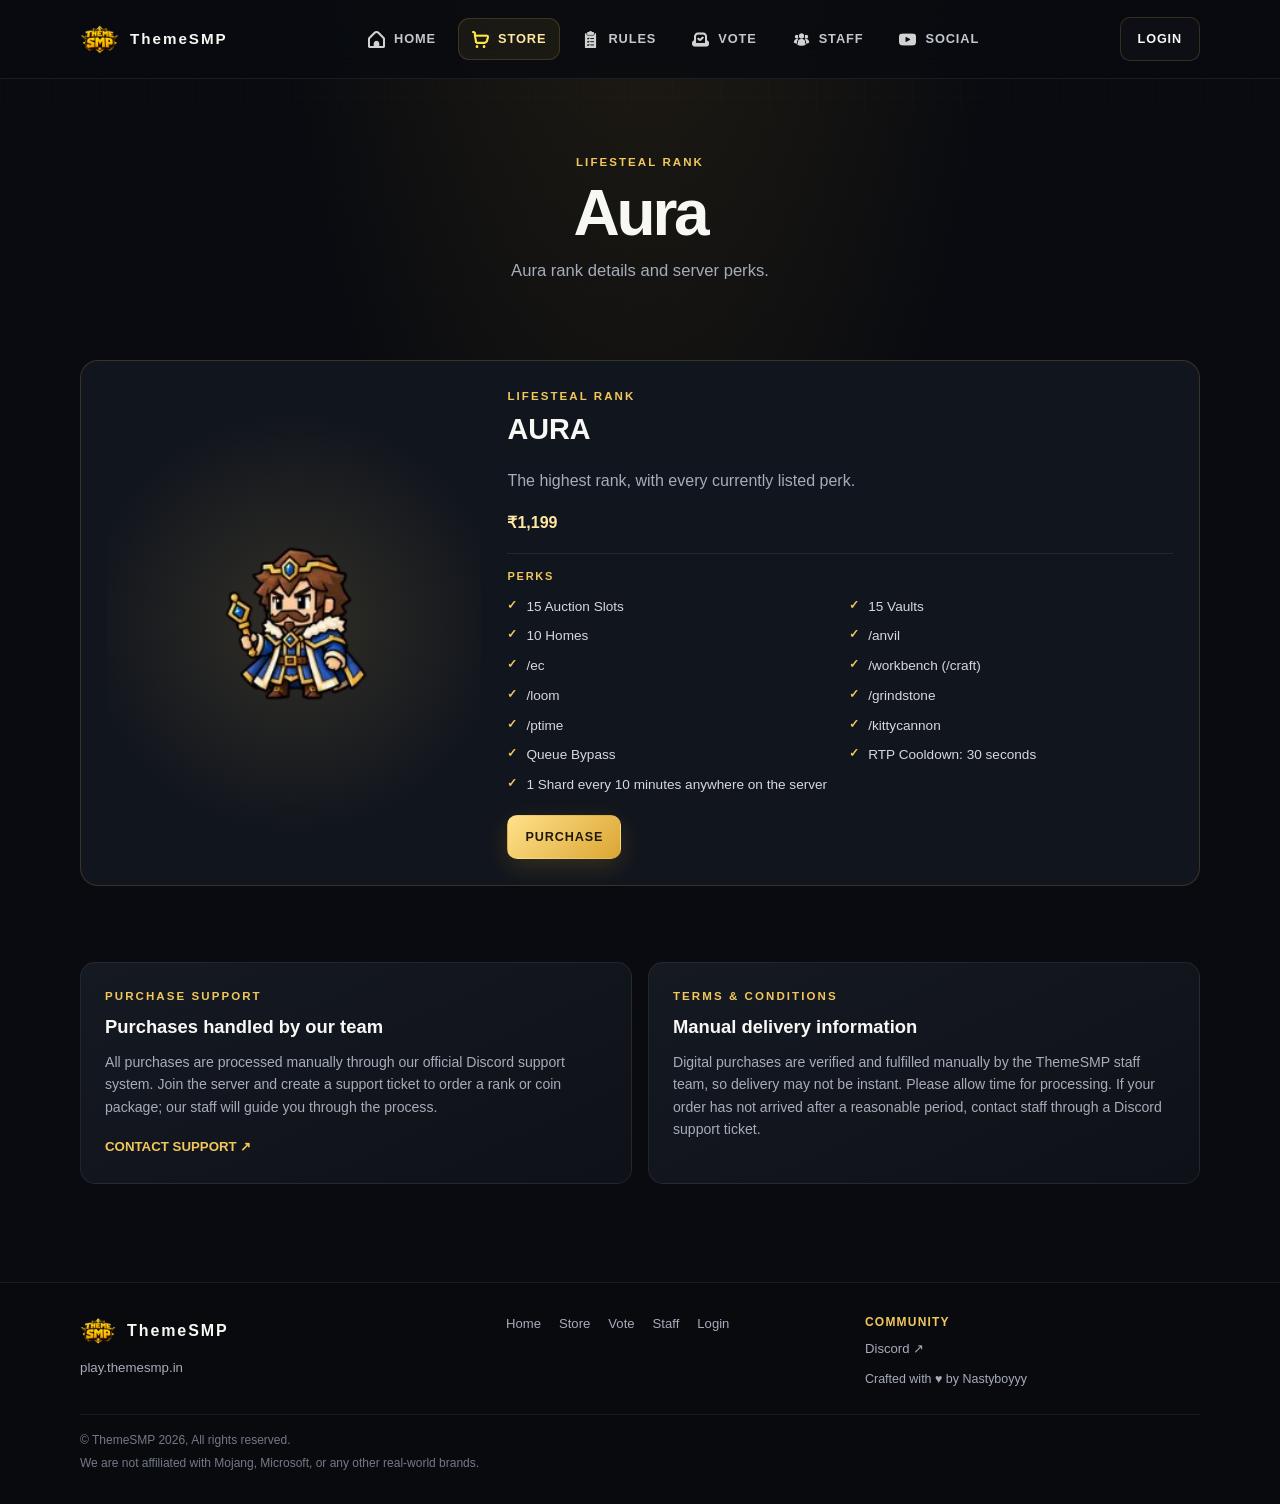
<file: store/lifesteal/ranks/aura.html>
<!doctype html>
<html lang="en">
  <head>
    <meta charset="utf-8" /><meta name="viewport" content="width=device-width, initial-scale=1" />
    <title>Aura Rank | ThemeSMP</title><link rel="icon" type="image/png" href="/logo.png" />    <link rel="stylesheet" href="/styles.css?v=theme-20261007-copy" />    <script src="/script.js?v=theme-20261007-copy" defer></script>
  </head>
  <body><header class="topbar"><div class="container navbar"></div></header><main><section class="page-heading container"><span class="eyebrow">LIFESTEAL RANK</span><h1>Aura</h1><p>Aura rank details and server perks.</p></section><section class="section container"><div data-rank-detail="aura"></div></section><section class="container store-information" data-store-information></section></main><footer class="footer"><div class="container footer-inner"></div></footer></body>
</html>
</file>
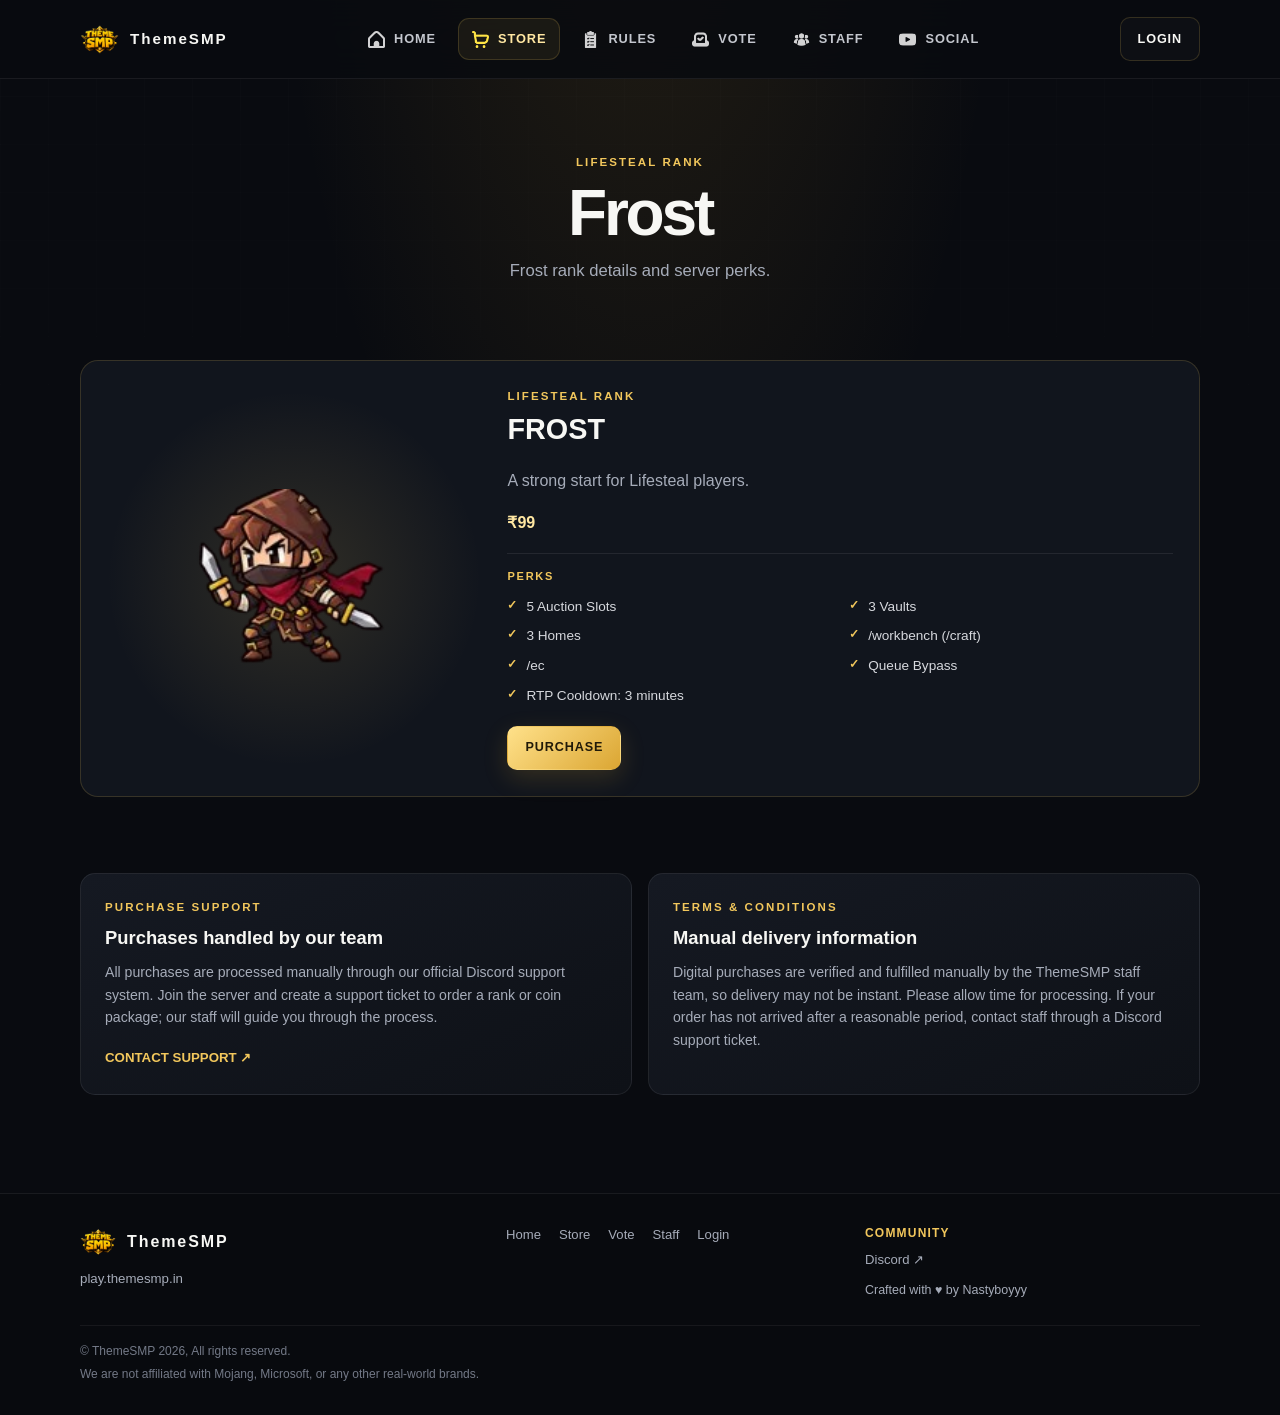
<file: store/lifesteal/ranks/frost.html>
<!doctype html>
<html lang="en">
  <head>
    <meta charset="utf-8" /><meta name="viewport" content="width=device-width, initial-scale=1" />
    <title>Frost Rank | ThemeSMP</title><link rel="icon" type="image/png" href="/logo.png" />    <link rel="stylesheet" href="/styles.css?v=theme-20261007-copy" />    <script src="/script.js?v=theme-20261007-copy" defer></script>
  </head>
  <body><header class="topbar"><div class="container navbar"></div></header><main><section class="page-heading container"><span class="eyebrow">LIFESTEAL RANK</span><h1>Frost</h1><p>Frost rank details and server perks.</p></section><section class="section container"><div data-rank-detail="frost"></div></section><section class="container store-information" data-store-information></section></main><footer class="footer"><div class="container footer-inner"></div></footer></body>
</html>
</file>
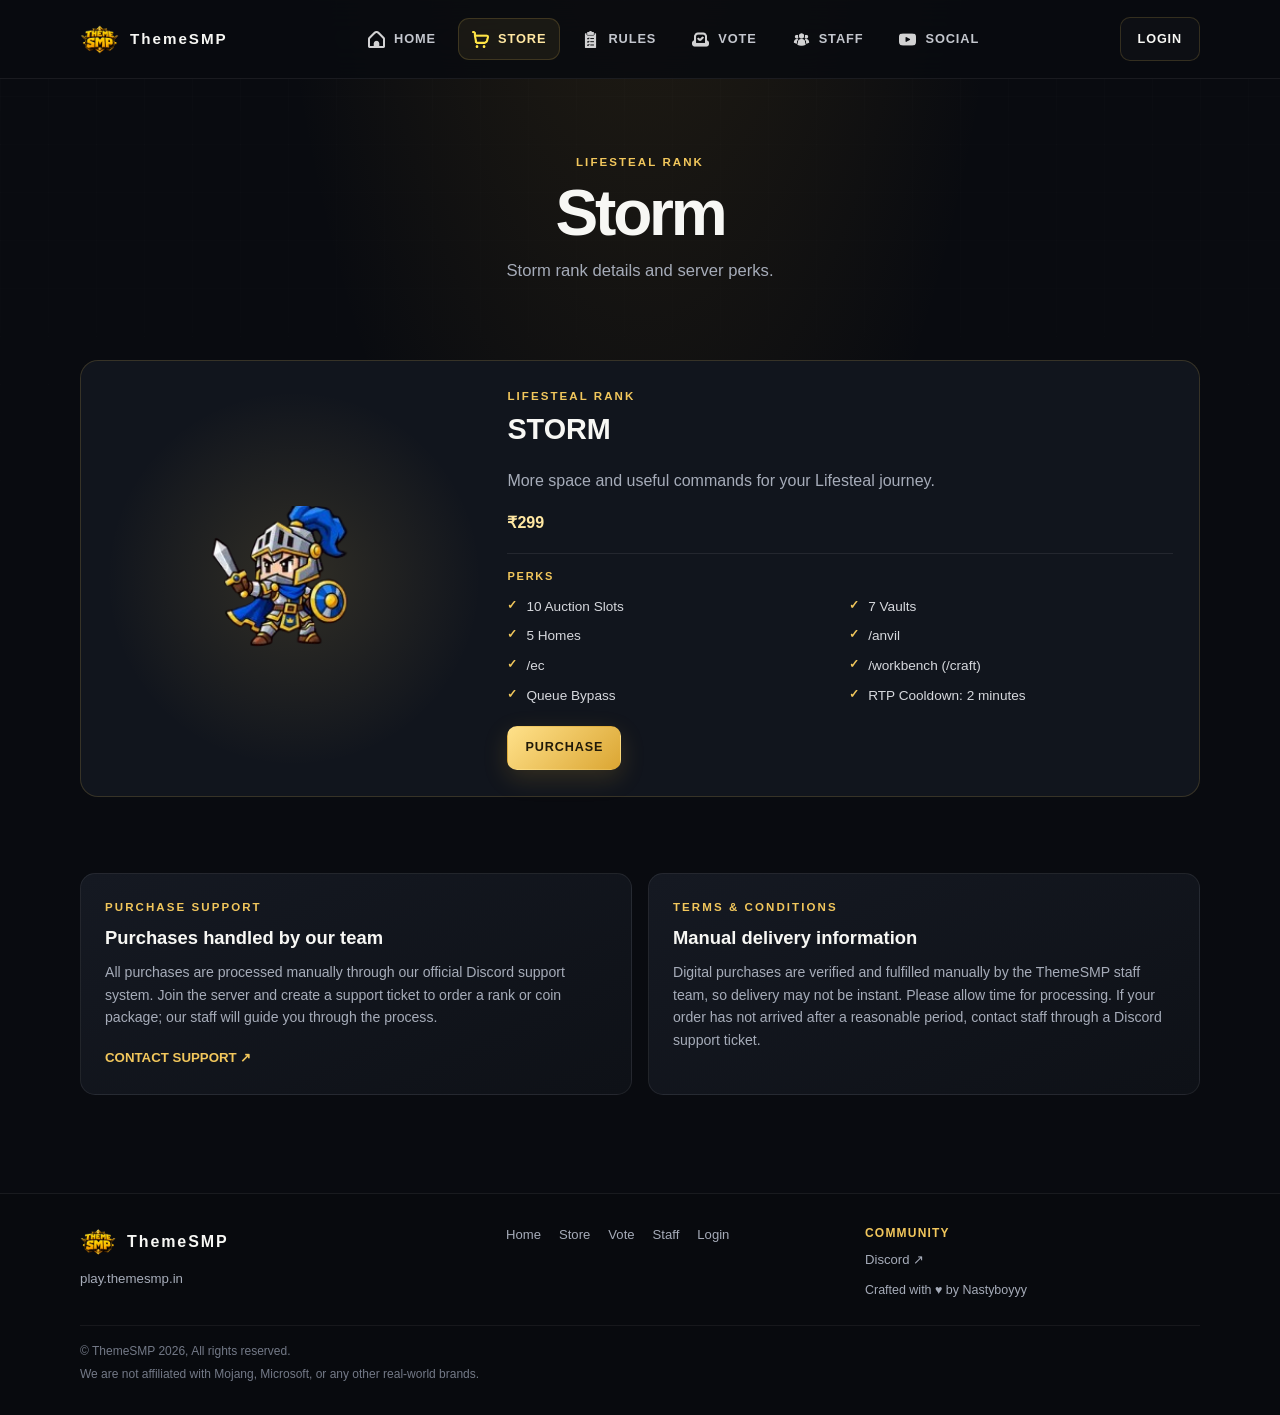
<file: store/lifesteal/ranks/storm.html>
<!doctype html>
<html lang="en">
  <head>
    <meta charset="utf-8" /><meta name="viewport" content="width=device-width, initial-scale=1" />
    <title>Storm Rank | ThemeSMP</title><link rel="icon" type="image/png" href="/logo.png" />    <link rel="stylesheet" href="/styles.css?v=theme-20261007-copy" />    <script src="/script.js?v=theme-20261007-copy" defer></script>
  </head>
  <body><header class="topbar"><div class="container navbar"></div></header><main><section class="page-heading container"><span class="eyebrow">LIFESTEAL RANK</span><h1>Storm</h1><p>Storm rank details and server perks.</p></section><section class="section container"><div data-rank-detail="storm"></div></section><section class="container store-information" data-store-information></section></main><footer class="footer"><div class="container footer-inner"></div></footer></body>
</html>
</file>
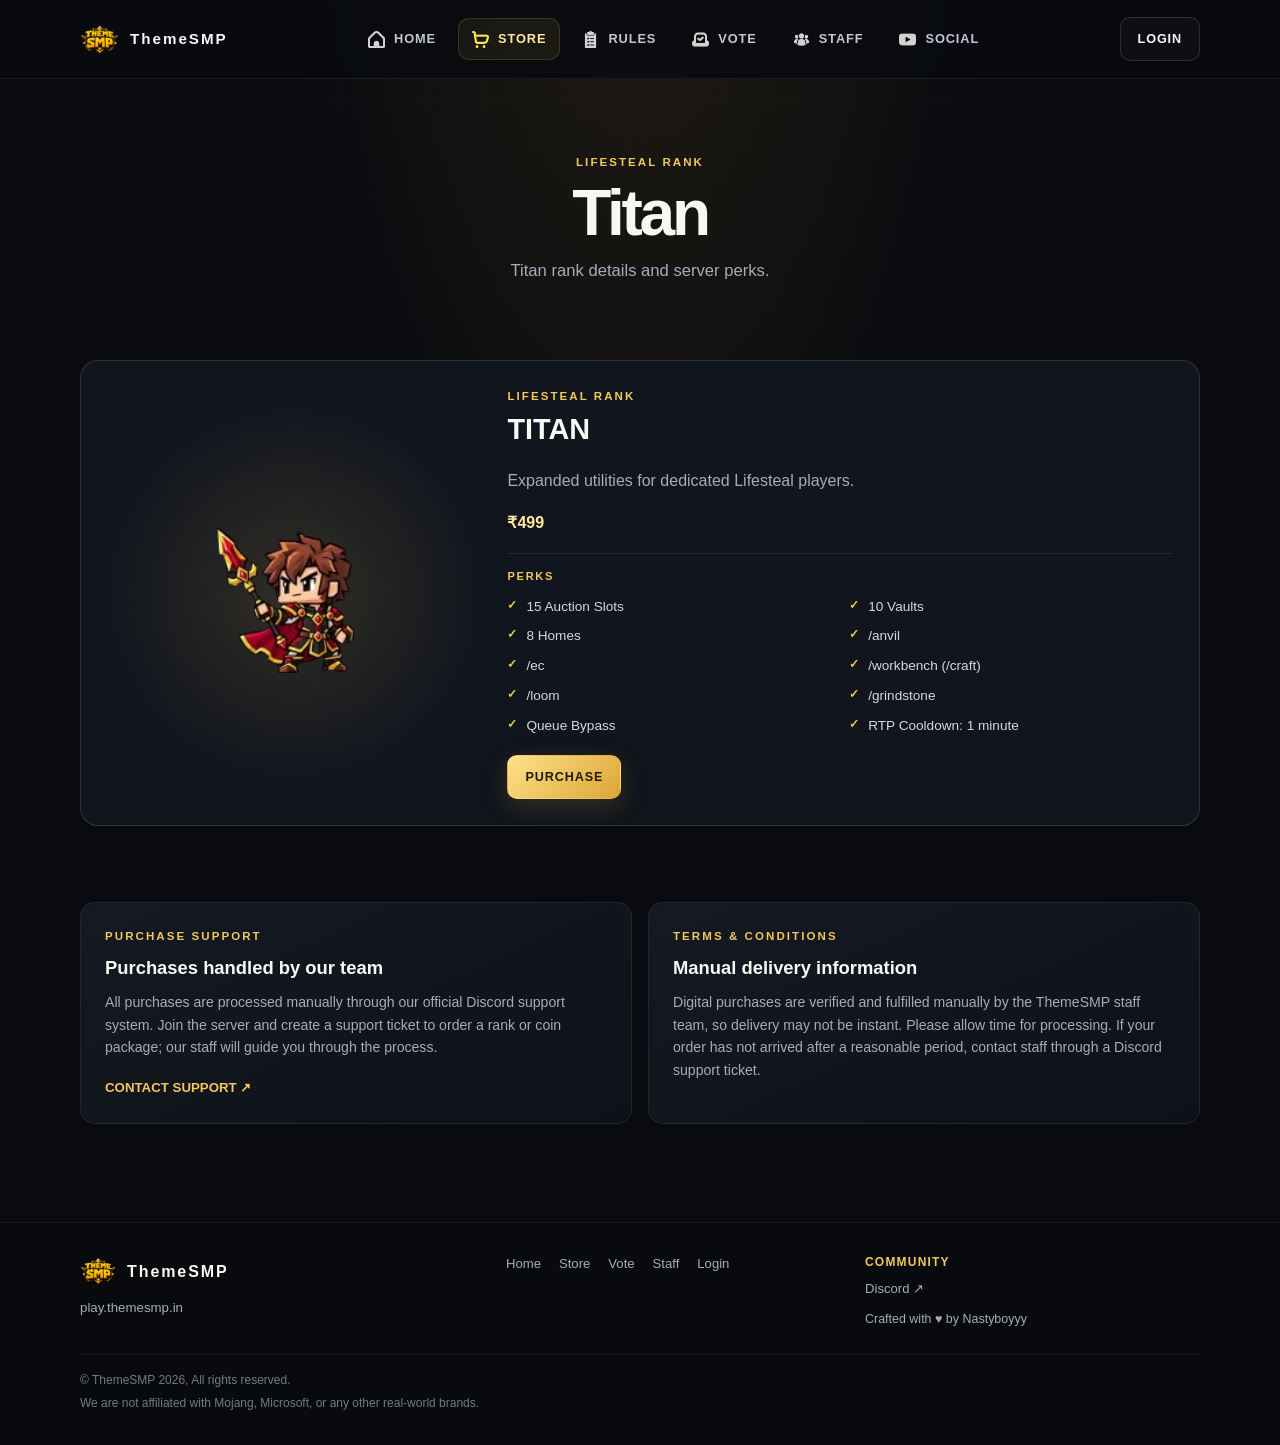
<file: store/lifesteal/ranks/titan.html>
<!doctype html>
<html lang="en">
  <head>
    <meta charset="utf-8" /><meta name="viewport" content="width=device-width, initial-scale=1" />
    <title>Titan Rank | ThemeSMP</title><link rel="icon" type="image/png" href="/logo.png" />    <link rel="stylesheet" href="/styles.css?v=theme-20261007-copy" />    <script src="/script.js?v=theme-20261007-copy" defer></script>
  </head>
  <body><header class="topbar"><div class="container navbar"></div></header><main><section class="page-heading container"><span class="eyebrow">LIFESTEAL RANK</span><h1>Titan</h1><p>Titan rank details and server perks.</p></section><section class="section container"><div data-rank-detail="titan"></div></section><section class="container store-information" data-store-information></section></main><footer class="footer"><div class="container footer-inner"></div></footer></body>
</html>
</file>
<file: styles.css>
:root {
  color-scheme: dark;
  --background: #090b10;
  --surface: #11151d;
  --surface-raised: #171c25;
  --gold: #f2c75c;
  --gold-soft: #ffe7a2;
  --text: #f7f7f4;
  --muted: #a6acb9;
  --border: rgba(242, 199, 92, .17);
  --shadow: 0 24px 70px rgba(0, 0, 0, .34);
}

* { box-sizing: border-box; }
html { scroll-behavior: smooth; }
body {
  margin: 0;
  min-width: 320px;
  background:
    radial-gradient(ellipse at 50% -25%, rgba(196, 146, 41, .16), transparent 42%),
    var(--background);
  color: var(--text);
  font: 16px/1.6 Inter, "Segoe UI", Arial, sans-serif;
}
body::before {
  position: fixed;
  z-index: -1;
  inset: 0;
  background-image: linear-gradient(rgba(255,255,255,.012) 1px, transparent 1px), linear-gradient(90deg, rgba(255,255,255,.012) 1px, transparent 1px);
  background-size: 48px 48px;
  content: "";
  mask-image: linear-gradient(to bottom, black, transparent 74%);
  pointer-events: none;
}
img { display: block; max-width: 100%; }
a { color: inherit; text-decoration: none; }
button { color: inherit; font: inherit; }
.container { width: min(1120px, calc(100% - 40px)); margin-inline: auto; }

.topbar {
  position: sticky;
  z-index: 10;
  top: 0;
  border-bottom: 1px solid rgba(255,255,255,.07);
  background: rgba(9,11,16,.85);
  backdrop-filter: blur(18px);
}
.navbar { display: flex; min-height: 78px; align-items: center; justify-content: space-between; gap: 24px; }
.brand { display: inline-flex; align-items: center; gap: 11px; white-space: nowrap; font-size: .95rem; font-weight: 850; letter-spacing: .13em; }
.brand img { width: 39px; height: 39px; object-fit: contain; }
.nav-links, .nav-actions { display: flex; align-items: center; gap: 8px; }
.nav-links { justify-content: center; }
.nav-item {
  display: inline-flex;
  align-items: center;
  gap: 9px;
  padding: 10px 13px;
  border: 1px solid transparent;
  border-radius: 11px;
  color: #c4c7ce;
  font-size: .8rem;
  font-weight: 750;
  letter-spacing: .07em;
  text-transform: uppercase;
  transition: color .2s, background .2s, border-color .2s;
}
.nav-item img { width: 17px; height: 17px; object-fit: contain; filter: brightness(0) invert(1); opacity: .82; }
.nav-item:hover img, .nav-item.active img { filter: brightness(0) saturate(100%) invert(82%) sepia(40%) saturate(700%) hue-rotate(357deg) brightness(105%); opacity: 1; }
.nav-item:hover, .nav-item.active { color: var(--gold-soft); border-color: var(--border); background: rgba(242,199,92,.07); }
.nav-actions { gap: 10px; }
.account-chip { display: inline-flex; min-width: 0; align-items: center; gap: 8px; color: var(--gold-soft); font-size: .8rem; font-weight: 800; }
.account-chip img { width: 32px; height: 32px; border: 1px solid var(--border); border-radius: 8px; image-rendering: pixelated; }
.button {
  display: inline-flex;
  min-height: 44px;
  align-items: center;
  justify-content: center;
  padding: 10px 17px;
  border: 1px solid transparent;
  border-radius: 10px;
  cursor: pointer;
  font-size: .79rem;
  font-weight: 800;
  letter-spacing: .07em;
  text-transform: uppercase;
  white-space: nowrap;
  transition: transform .2s, box-shadow .2s, background .2s, border-color .2s;
}
.button:hover { transform: translateY(-2px); }
.button-gold { color: #211a09; background: linear-gradient(135deg, #ffe18a, #dba633); box-shadow: 0 8px 24px rgba(218,166,51,.18); }
.button-gold:hover { box-shadow: 0 10px 30px rgba(218,166,51,.3); }
.button-outline { border-color: var(--border); background: rgba(255,255,255,.025); }
.button-outline:hover { border-color: rgba(242,199,92,.42); background: rgba(242,199,92,.08); }
.button-small { min-height: 38px; padding: 8px 12px; }

.home-hero {
  position: relative;
  display: grid;
  min-height: 470px;
  align-content: center;
  overflow: hidden;
  padding: 42px 20px;
  text-align: center;
}
.hero-glow {
  position: absolute;
  top: 5%;
  left: 50%;
  width: min(720px, 100vw);
  aspect-ratio: 1;
  border-radius: 50%;
  background: radial-gradient(circle, rgba(209,158,52,.17), rgba(131,88,22,.06) 42%, transparent 69%);
  transform: translateX(-50%);
  pointer-events: none;
}
.home-hero::after {
  position: absolute;
  z-index: 0;
  inset: 0;
  background:
    radial-gradient(circle at 9% 22%, rgba(255,231,162,.52) 0 1px, transparent 1.6px),
    radial-gradient(circle at 19% 71%, rgba(255,231,162,.4) 0 1px, transparent 1.6px),
    radial-gradient(circle at 34% 38%, rgba(255,231,162,.35) 0 1px, transparent 1.6px),
    radial-gradient(circle at 67% 18%, rgba(255,231,162,.42) 0 1px, transparent 1.6px),
    radial-gradient(circle at 82% 64%, rgba(255,231,162,.38) 0 1px, transparent 1.6px),
    radial-gradient(circle at 93% 35%, rgba(255,231,162,.45) 0 1px, transparent 1.6px);
  opacity: .28;
  animation: dust-drift 24s ease-in-out infinite alternate;
  content: "";
  pointer-events: none;
}
@keyframes dust-drift {
  from { transform: translate3d(0, 0, 0); }
  to { transform: translate3d(0, -9px, 0); }
}
.hero-stage { position: relative; z-index: 1; display: grid; width: min(1120px, 100%); grid-template-columns: minmax(220px,.9fr) minmax(280px,1.1fr) minmax(220px,.9fr); align-items: center; gap: 24px; margin: auto; }
.hero-content { position: relative; width: 100%; }
.hero-logo {
  width: clamp(220px, 25vw, 300px);
  height: clamp(220px, 25vw, 300px);
  margin: 0 auto;
  object-fit: contain;
  filter: drop-shadow(0 0 36px rgba(242,199,92,.28));
  animation: float-logo 5s ease-in-out infinite;
}
@keyframes float-logo { 0%,100% { transform: translateY(0); } 50% { transform: translateY(-10px); } }
.eyebrow { display: block; color: var(--gold); font-size: .72rem; font-weight: 850; letter-spacing: .18em; text-transform: uppercase; }
.hero-info-card { display: grid; width: 100%; min-height: 82px; grid-template-columns: 38px minmax(0,1fr); grid-template-rows: auto auto; align-content: center; align-items: center; justify-items: start; gap: 3px 12px; padding: 12px 16px; border: 1px solid var(--border); border-radius: 15px; background: linear-gradient(150deg,rgba(25,29,37,.94),rgba(12,15,21,.97)); box-shadow: 0 12px 32px rgba(0,0,0,.22); text-align: left; transition: transform .2s,border-color .2s; }
.hero-info-card:hover { transform: translateY(-2px); border-color: rgba(242,199,92,.4); }
.server-card { cursor: pointer; }
.server-card:hover { transform: translateY(-2px) scale(1.01); background: linear-gradient(150deg,rgba(30,34,42,.97),rgba(15,18,24,.99)); }
.hero-info-card > img { width: 30px; height: 30px; grid-column: 1; grid-row: 1 / span 2; margin: 0; object-fit: contain; }
.server-card > img { filter: brightness(0) invert(1); opacity: .9; }
.discord-card > img { filter: grayscale(1); opacity: .9; }
.hero-info-card > strong { grid-column: 2; font-size: .78rem; letter-spacing: .045em; overflow-wrap: anywhere; }
.hero-info-card .online-count, .hero-info-card .discord-live { grid-row: 1; margin: 0; color: var(--gold-soft); font-size: .76rem; font-weight: 850; letter-spacing: .035em; text-align: left; text-transform: uppercase; }
.hero-info-card .server-address { grid-row: 2; color: var(--text); font-size: .76rem; letter-spacing: .05em; }
.hero-info-card .community-action { grid-column: 2; grid-row: 2; color: var(--muted); font-size: .63rem; font-weight: 750; letter-spacing: .1em; }

.community-grid { display: grid; grid-template-columns: 1fr 1fr; gap: 16px; margin-top: -6px; }
.community-card {
  display: grid;
  min-height: 145px;
  grid-template-columns: 52px minmax(0,1fr) auto;
  align-items: center;
  gap: 16px;
  padding: 22px;
  border: 1px solid var(--border);
  border-radius: 16px;
  background: linear-gradient(145deg, rgba(25,29,37,.98), rgba(15,18,24,.96));
  box-shadow: var(--shadow);
  text-align: left;
}
button.community-card { width: 100%; cursor: pointer; }
.community-card:hover { border-color: rgba(242,199,92,.38); }
.community-icon { display: grid; width: 50px; height: 50px; place-items: center; border: 1px solid var(--border); border-radius: 14px; background: rgba(242,199,92,.07); }
.community-icon img { width: 26px; height: 26px; object-fit: contain; }
.community-copy { display: grid; gap: 2px; }
.community-copy strong { font-size: 1.07rem; overflow-wrap: anywhere; }
.online-count { color: var(--gold-soft); font-size: .77rem; text-align: center; }

.section { padding-block: 76px; }
.support-section { padding-top: 8px; }
.support-panel {
  display: flex;
  align-items: center;
  justify-content: space-between;
  gap: 24px;
  padding: 30px;
  border: 1px solid var(--border);
  border-radius: 17px;
  background: linear-gradient(120deg, rgba(242,199,92,.09), rgba(17,21,29,.96) 48%);
  box-shadow: var(--shadow);
}
.support-panel h2 { margin: 5px 0 6px; font-size: clamp(1.5rem, 3vw, 2rem); }
.support-panel p { max-width: 680px; margin: 0; color: var(--muted); }
.store-description { display: grid; width: 100%; grid-template-columns: minmax(0, 1.7fr) minmax(260px, .8fr); align-items: center; gap: 24px 38px; }
.store-copy { min-width: 0; }
.store-copy > p { max-width: 760px; margin-top: 14px; }
.store-copy > .eyebrow { margin-bottom: 5px; }
.store-description h2 { margin: 5px 0 10px; font-size: clamp(1.55rem, 3vw, 2rem); }
.server-information { display: grid; grid-template-columns: repeat(2, minmax(0, 1fr)); gap: 10px; width: 100%; margin: 0; padding: 16px; border: 1px solid rgba(255,255,255,.08); border-radius: 12px; background: rgba(7,9,13,.28); }
.server-information > .eyebrow { grid-column: 1 / -1; }
.server-information > div { display: flex; min-width: 0; flex-direction: column; gap: 4px; padding: 10px 12px; border: 1px solid rgba(255,255,255,.07); border-radius: 9px; background: rgba(7,9,13,.35); font-size: .84rem; }
.server-information > div span { color: var(--muted); font-weight: 750; letter-spacing: .08em; }
.server-information > div strong { color: var(--gold-soft); font-weight: 800; }
.ip-copy-button { width: fit-content; padding: 0; border: 0; background: transparent; color: var(--gold-soft); cursor: pointer; font: inherit; font-weight: 800; text-align: left; transition: color .2s; }
.ip-copy-button::after { content: "\00a0\29c9"; opacity: .55; font-size: .85em; }
.ip-copy-button:hover, .ip-copy-button:focus-visible { color: var(--gold); text-decoration: underline; text-underline-offset: 3px; }
.store-description > .store-signoff { grid-column: 1 / -1; margin: -8px 0 0; color: var(--gold-soft); font-size: .83rem; font-weight: 700; letter-spacing: .025em; }
.store-information { padding-block: 0 68px; }
.store-information-grid { display: grid; grid-template-columns: repeat(2,minmax(0,1fr)); gap: 16px; }
.store-info-card { padding: 24px; border: 1px solid rgba(255,255,255,.08); border-radius: 15px; background: linear-gradient(155deg,#151922,#0e1117); }
.store-info-card h2 { margin: 7px 0 9px; font-size: 1.15rem; }
.store-info-card p { margin: 0 0 15px; color: var(--muted); font-size: .88rem; }
.section-heading { display: flex; align-items: end; justify-content: space-between; gap: 18px; }
.section-heading h2 { margin: 6px 0 0; font-size: clamp(1.8rem, 4vw, 2.7rem); line-height: 1.12; letter-spacing: -.04em; text-transform: capitalize; }
.section-intro { margin: 14px 0 26px; color: var(--muted); }
.text-link { color: var(--gold); font-size: .83rem; font-weight: 800; text-transform: uppercase; }
.text-link span { padding-left: 4px; }
.page-heading { padding-top: 74px; text-align: center; }
.page-heading h1 { margin: 7px 0 9px; font-size: clamp(2.4rem, 5vw, 4.1rem); line-height: 1.1; letter-spacing: -.05em; text-transform: capitalize; }
.page-heading p { margin: 0; color: var(--muted); font-size: 1.04rem; }
.realm-note { display: inline-block; margin-top: 16px; color: var(--gold-soft); font-size: .78rem; letter-spacing: .04em; }

.product-grid { display: grid; grid-template-columns: repeat(3, minmax(0,1fr)); gap: 18px; }
.product-grid-two { grid-template-columns: repeat(2, minmax(0,1fr)); }
.product-card { overflow: hidden; border: 1px solid rgba(255,255,255,.08); border-radius: 16px; background: linear-gradient(155deg, #151922, #0e1117); box-shadow: 0 16px 40px rgba(0,0,0,.22); transition: transform .24s, border-color .24s, box-shadow .24s; }
.product-card:hover { transform: translateY(-5px); border-color: rgba(242,199,92,.32); box-shadow: 0 22px 48px rgba(0,0,0,.34); }
.product-card-feature { display: grid; min-height: 290px; grid-template-columns: .8fr 1.2fr; }
.realm-card { grid-column: 1 / -1; width: min(620px, 100%); margin-inline: auto; }
.product-art { display: grid; min-height: 200px; place-items: center; padding: 25px; background: radial-gradient(circle, rgba(242,199,92,.13), transparent 70%); }
.product-art img { width: min(100%, 154px); height: 154px; object-fit: contain; filter: drop-shadow(0 12px 22px rgba(242,199,92,.12)); }
.product-info { display: flex; flex-direction: column; align-items: flex-start; justify-content: center; padding: 25px; }
.product-info h2, .product-info h3 { margin: 5px 0 4px; font-size: 1.65rem; text-transform: uppercase; }
.product-info p { margin: 3px 0 18px; color: var(--muted); font-size: .9rem; }
.product-info .button { margin-top: 4px; }
.rank-actions { display: flex; flex-wrap: wrap; gap: 8px; margin-top: 4px; }
.rank-actions .button { margin-top: 0; }
.price { color: var(--gold-soft); font-weight: 850; }
.price-undisclosed { color: var(--muted); font-size: .81rem; font-weight: 700; }
.rank-perks { width: 100%; margin: 18px 0 20px; padding-top: 14px; border-top: 1px solid rgba(255,255,255,.08); }
.rank-perks-heading { margin: 0 0 11px; color: var(--gold); font-size: .69rem; font-weight: 850; letter-spacing: .16em; }
.perk-list { display: grid; grid-template-columns: repeat(2,minmax(0,1fr)); gap: 10px 18px; padding: 0; margin: 0; list-style: none; }
.perk-list li { display: flex; min-width: 0; align-items: flex-start; gap: 9px; color: #d6d8dd; font-size: .85rem; line-height: 1.45; overflow-wrap: anywhere; }
.perk-list li::before { flex: 0 0 auto; color: var(--gold); content: "✓"; font-size: .76rem; font-weight: 800; }
.rank-detail { display: grid; grid-template-columns: minmax(220px,.72fr) minmax(0,1.28fr); gap: 26px; padding: 26px; border: 1px solid var(--border); border-radius: 18px; background: var(--surface); }
.rank-detail-art { display: grid; min-height: 260px; place-items: center; border-radius: 13px; background: radial-gradient(circle,rgba(242,199,92,.14),transparent 70%); }
.rank-detail-art img { width: min(100%,205px); height: 205px; object-fit: contain; }
.rank-detail-info h2 { margin: 0; font-size: 1.8rem; text-transform: uppercase; }
.rank-detail-info p { color: var(--muted); }
.coin-art { min-height: 190px; }
.coin-art img { width: min(100%,145px); height: 145px; }
.staff-grid { display: grid; grid-template-columns: repeat(4,minmax(0,1fr)); gap: 16px; }
.staff-card { position: relative; overflow: hidden; padding: 22px 18px 20px; border: 1px solid rgba(255,255,255,.08); border-radius: 16px; background: linear-gradient(155deg,#171b23,#0e1117); text-align: center; transition: transform .22s,border-color .22s; }
.staff-card:hover { transform: translateY(-5px); border-color: var(--role-accent); }
.staff-card::before { position: absolute; top: 0; right: 15%; left: 15%; height: 2px; background: var(--role-accent); box-shadow: 0 0 18px var(--role-accent); content: ""; }
.staff-avatar-wrap { position: relative; width: 106px; height: 106px; margin: 5px auto 16px; }
.staff-head { width: 106px; height: 106px; margin: 5px auto 16px; image-rendering: pixelated; border: 1px solid var(--role-accent); border-radius: 16px; background: #222832; box-shadow: 0 0 28px color-mix(in srgb,var(--role-accent) 22%,transparent); }
.staff-avatar-wrap .staff-head { position: absolute; inset: 0; margin: 0; }
.staff-head.image-unavailable { visibility: hidden; }
.head-fallback { position: absolute; inset: 0; display: grid; place-items: center; border: 1px solid var(--role-accent); border-radius: 16px; background: #222832; color: var(--role-accent); font-size: 1.8rem; font-weight: 900; }
.staff-head:not(.image-unavailable) + .head-fallback { display: none; }
.staff-role { color: var(--role-accent); font-size: .68rem; font-weight: 900; letter-spacing: .14em; text-transform: uppercase; }
.staff-card h2 { margin: 4px 0; font-size: 1.3rem; overflow-wrap: anywhere; }
.staff-card p { margin: 9px 0 0; color: var(--muted); font-size: .82rem; }

.footer { margin-top: 30px; border-top: 1px solid rgba(255,255,255,.07); background: #080a0e; }
.footer-inner { display: grid; grid-template-columns: 1.2fr 1fr 1fr; gap: 24px; padding-block: 30px; }
.footer-brand { display: flex; align-items: center; gap: 11px; font-weight: 850; letter-spacing: .12em; }
.footer-brand img { width: 36px; height: 36px; object-fit: contain; }
.footer-address { margin-top: 8px; color: var(--muted); font-size: .83rem; }
.footer-links { display: flex; flex-wrap: wrap; align-content: start; gap: 10px 18px; }
.footer-links a, .footer-discord { color: var(--muted); font-size: .82rem; }
.footer-links a:hover, .footer-discord:hover { color: var(--gold); }
.footer-community { display: grid; align-content: start; gap: 6px; }
.footer-community strong { color: var(--gold); font-size: .75rem; letter-spacing: .1em; text-transform: uppercase; }
.footer-copyright { grid-column: 1 / -1; padding-top: 14px; border-top: 1px solid rgba(255,255,255,.06); color: #737987; font-size: .75rem; }
.footer-credit { margin-top: 5px; color: var(--muted); font-size: .78rem; }
.footer-copyright { margin: 0; line-height: 1.9; }

.toast { position: fixed; z-index: 30; right: 20px; bottom: 20px; padding: 12px 18px; border: 1px solid var(--border); border-radius: 10px; background: #191b1e; color: var(--gold-soft); box-shadow: var(--shadow); opacity: 0; transform: translateY(10px); pointer-events: none; transition: opacity .2s, transform .2s; }
.toast.visible { opacity: 1; transform: translateY(0); }
.purchase-dialog { width: min(440px, calc(100% - 32px)); padding: 0; border: 1px solid rgba(242,199,92,.3); border-radius: 18px; background: #12151c; color: var(--text); box-shadow: 0 28px 90px rgba(0,0,0,.65); }
.purchase-dialog::backdrop { background: rgba(3,4,7,.76); backdrop-filter: blur(5px); }
.purchase-dialog[open] { animation: modal-in .22s ease-out; }
@keyframes modal-in { from { opacity: 0; transform: scale(.96) translateY(8px); } to { opacity: 1; transform: scale(1) translateY(0); } }
.dialog-content { padding: 28px; }
.dialog-content h2 { margin: 4px 0 10px; font-size: 1.45rem; }
.dialog-content p { color: var(--muted); }
.dialog-actions { display: flex; justify-content: flex-end; flex-wrap: wrap; gap: 10px; margin-top: 22px; }
.vote-grid { width: min(850px, 100%); grid-template-columns: repeat(2, minmax(0, 1fr)); gap: 22px; margin-inline: auto; }
.vote-option { display: flex; min-height: 340px; flex-direction: column; border-color: rgba(242,199,92,.2); background: linear-gradient(155deg, #181c24, #0e1117 78%); }
.vote-option .product-art { min-height: 132px; padding: 20px; background: radial-gradient(circle, rgba(242,199,92,.16), transparent 70%); }
.vote-option .product-art img { width: 76px; height: 76px; }
.vote-option .product-info { min-height: 0; flex: 1; align-items: center; padding: 18px 24px 25px; text-align: center; }
.vote-option .product-info h2 { margin: 6px 0 3px; font-size: 1.22rem; letter-spacing: .01em; overflow-wrap: anywhere; }
.vote-option .product-info p { max-width: 300px; margin: 3px 0 16px; font-size: .86rem; }
.vote-option .product-info .button { margin-top: auto; padding-inline: 23px; border-color: rgba(242,199,92,.4); background: rgba(242,199,92,.08); }
.vote-option .product-info .button:hover { border-color: var(--gold); background: rgba(242,199,92,.15); box-shadow: 0 8px 24px rgba(218,166,51,.14); }
.vote-option .button { cursor: pointer; }
.login-panel { max-width: 500px; margin-inline: auto; padding: 32px; border: 1px solid var(--border); border-radius: 17px; background: var(--surface); box-shadow: var(--shadow); }
.login-panel form { display: grid; gap: 13px; }
.login-panel input { width: 100%; min-height: 48px; padding: 12px 14px; border: 1px solid rgba(255,255,255,.12); border-radius: 10px; outline: none; background: #0c0f15; color: var(--text); }
.login-panel input:focus { border-color: var(--gold); box-shadow: 0 0 0 3px rgba(242,199,92,.1); }
.login-disclaimer, .login-message { margin: 0; color: var(--muted); font-size: .8rem; }
.login-profile { display: grid; justify-items: center; gap: 9px; text-align: center; }
.login-profile[hidden], .login-panel form[hidden] { display: none; }
.profile-head { width: 92px; height: 92px; margin-bottom: 8px; border: 1px solid var(--border); border-radius: 14px; image-rendering: pixelated; background: #222832; }
.login-profile h2 { margin: 0; }
.login-profile p { margin: 0 0 8px; color: var(--muted); font-size: .82rem; }

.rules-heading { max-width: 860px; }
.rules-heading h1 { text-transform: none; }
.rules-heading p { max-width: 720px; margin: 12px auto 0; }
.rules-section { padding-top: 42px; }
.rules-section:last-child { padding-bottom: 76px; }
.rules-section-title { display: flex; align-items: center; gap: 12px; margin: 0 0 18px; }
.rules-section-title .eyebrow { flex: 0 0 auto; }
.rules-section-title h2 { margin: 0; font-size: clamp(1.35rem, 3vw, 1.8rem); letter-spacing: -.025em; }
.rules-grid { display: grid; grid-template-columns: repeat(2, minmax(0,1fr)); gap: 12px; }
.rule-card { display: grid; grid-template-columns: 42px minmax(0,1fr); gap: 13px; min-width: 0; padding: 16px 18px; border: 1px solid rgba(255,255,255,.08); border-radius: 12px; background: linear-gradient(155deg,#151922,#0e1117); transition: border-color .2s, transform .2s, box-shadow .2s; }
.rule-card:hover { transform: translateY(-2px); border-color: rgba(242,199,92,.3); box-shadow: 0 12px 30px rgba(0,0,0,.2); }
.rule-number { color: var(--gold); font-size: .76rem; font-weight: 850; letter-spacing: .08em; }
.rule-card h3 { margin: 0 0 4px; font-size: .95rem; }
.rule-card p { margin: 0; color: var(--muted); font-size: .84rem; }
.important-card { padding: 24px; border: 1px solid var(--border); border-radius: 15px; background: linear-gradient(145deg,rgba(242,199,92,.07),#11151d 55%); }
.important-card p { margin: 0 0 12px; color: var(--muted); }
.important-card p:last-child { margin-bottom: 0; }
.important-card .rules-signoff { color: var(--gold-soft); font-weight: 750; }
@media (max-width: 850px) {
  .navbar { min-height: 68px; gap: 10px; }
  .brand { font-size: .8rem; }
  .nav-item { padding-inline: 8px; font-size: .69rem; }
  .nav-item img { width: 15px; height: 15px; }
  .nav-actions .button { min-height: 38px; padding: 8px 10px; font-size: .67rem; }
  .hero-stage { grid-template-columns: 1fr 1fr; gap: 15px; }
  .hero-content { grid-column: 1 / -1; grid-row: 1; }
  .hero-info-card { min-height: 82px; }
  .product-grid, .staff-grid { grid-template-columns: repeat(2,minmax(0,1fr)); }
  .perk-list { grid-template-columns: 1fr; }
}
.social-heading { max-width: 820px; }
.social-heading h1 { font-size: clamp(2rem, 4vw, 3.1rem); }
.social-heading p { max-width: 760px; margin: 12px auto 0; color: var(--muted); font-size: .98rem; }
.social-section { padding-top: 34px; }
.social-section .section-heading { margin-bottom: 20px; }
.social-section .section-heading h2 { font-size: clamp(1.45rem, 3vw, 2rem); }
.social-grid { display: grid; grid-template-columns: repeat(2, minmax(0, 1fr)); gap: 16px; }
.social-card { display: grid; min-width: 0; grid-template-columns: 42px minmax(0, 1fr); align-items: start; gap: 14px; padding: 20px; border: 1px solid rgba(255,255,255,.08); border-radius: 14px; background: linear-gradient(155deg,#151922,#0e1117); box-shadow: 0 12px 32px rgba(0,0,0,.2); transition: transform .22s, border-color .22s, box-shadow .22s; }
.social-card:hover { transform: translateY(-3px); border-color: rgba(242,199,92,.34); box-shadow: 0 16px 36px rgba(0,0,0,.3), 0 0 20px rgba(242,199,92,.06); }
.social-card-icon, .social-card-image { display: grid; width: 42px; height: 42px; place-items: center; border: 1px solid var(--border); border-radius: 12px; background: rgba(242,199,92,.06); color: var(--gold-soft); font-size: 1.35rem; font-weight: 800; }
.social-card-image { padding: 8px; object-fit: contain; filter: brightness(0) invert(1); }
.social-card-content { min-width: 0; }
.social-card-content h3 { margin: 0 0 5px; font-size: 1.05rem; }
.social-card-content p { margin: 0 0 13px; color: var(--muted); font-size: .84rem; }
.social-card-content .button { width: fit-content; }
.youtube-section { padding-top: 16px; }
.youtube-grid .social-card { min-height: 136px; }
@media (max-width: 600px) {
  .container { width: min(100% - 28px, 1120px); }
  .navbar { min-height: unset; flex-wrap: wrap; justify-content: center; padding-block: 12px; }
  .brand { margin-inline: auto; }
  .nav-links { order: 3; width: 100%; justify-content: space-between; gap: 0; }
  .nav-actions { margin-left: auto; }
  .nav-item { gap: 6px; padding: 8px 7px; font-size: .63rem; }
  .home-hero { min-height: 510px; padding: 54px 14px 45px; }
  .hero-stage { grid-template-columns: 1fr; gap: 12px; }
  .hero-content { grid-column: 1; grid-row: 1; }
  .hero-info-card { min-height: 82px; padding: 12px 14px; }
  .section { padding-block: 56px; }
  .page-heading { padding-top: 54px; }
  .section-heading { align-items: flex-start; }
  .product-grid, .product-grid-two, .staff-grid { grid-template-columns: 1fr; }
  .store-information-grid { grid-template-columns: 1fr; }
  .social-grid { grid-template-columns: 1fr; }
  .rules-grid { grid-template-columns: 1fr; }
  .product-card-feature { grid-template-columns: 1fr; }
  .vote-grid { width: min(430px, 100%); grid-template-columns: 1fr; gap: 16px; }
  .vote-option { min-height: 320px; }
  .product-art { min-height: 155px; }
  .product-art img { height: 125px; }
  .rank-detail { grid-template-columns: 1fr; padding: 18px; }
  .rank-detail-art { min-height: 190px; }
  .rank-detail-art img { height: 155px; }
  .footer-inner { grid-template-columns: 1fr 1fr; }
  .footer-brand-block { grid-column: 1 / -1; }
  .support-panel { align-items: flex-start; flex-direction: column; padding: 23px; }
  .server-information { grid-template-columns: 1fr; }
  .store-description { grid-template-columns: minmax(0,1fr); gap: 20px; }
  .store-description > .store-signoff { grid-column: 1; margin-top: -6px; }
}
@media (prefers-reduced-motion: reduce) {
  *, *::before, *::after { scroll-behavior: auto !important; animation-duration: .01ms !important; animation-iteration-count: 1 !important; transition-duration: .01ms !important; }
}
</file>
